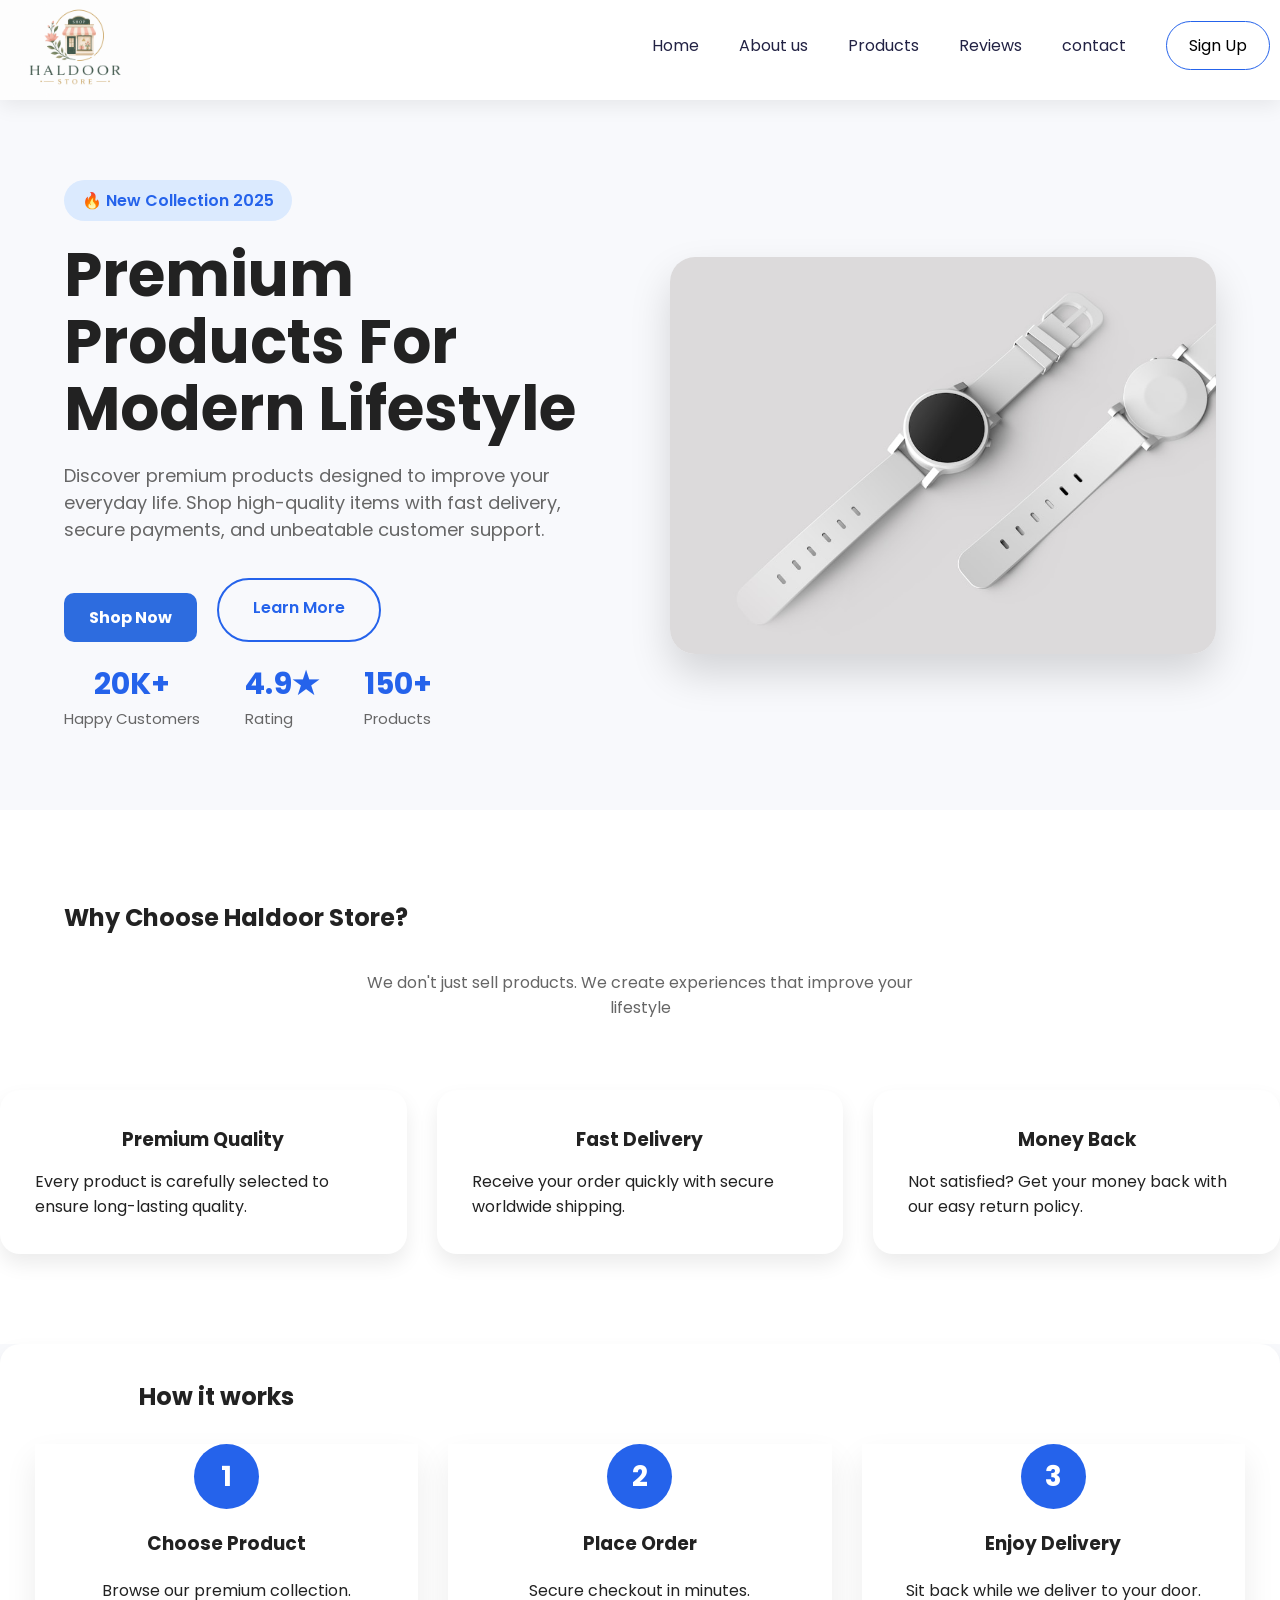
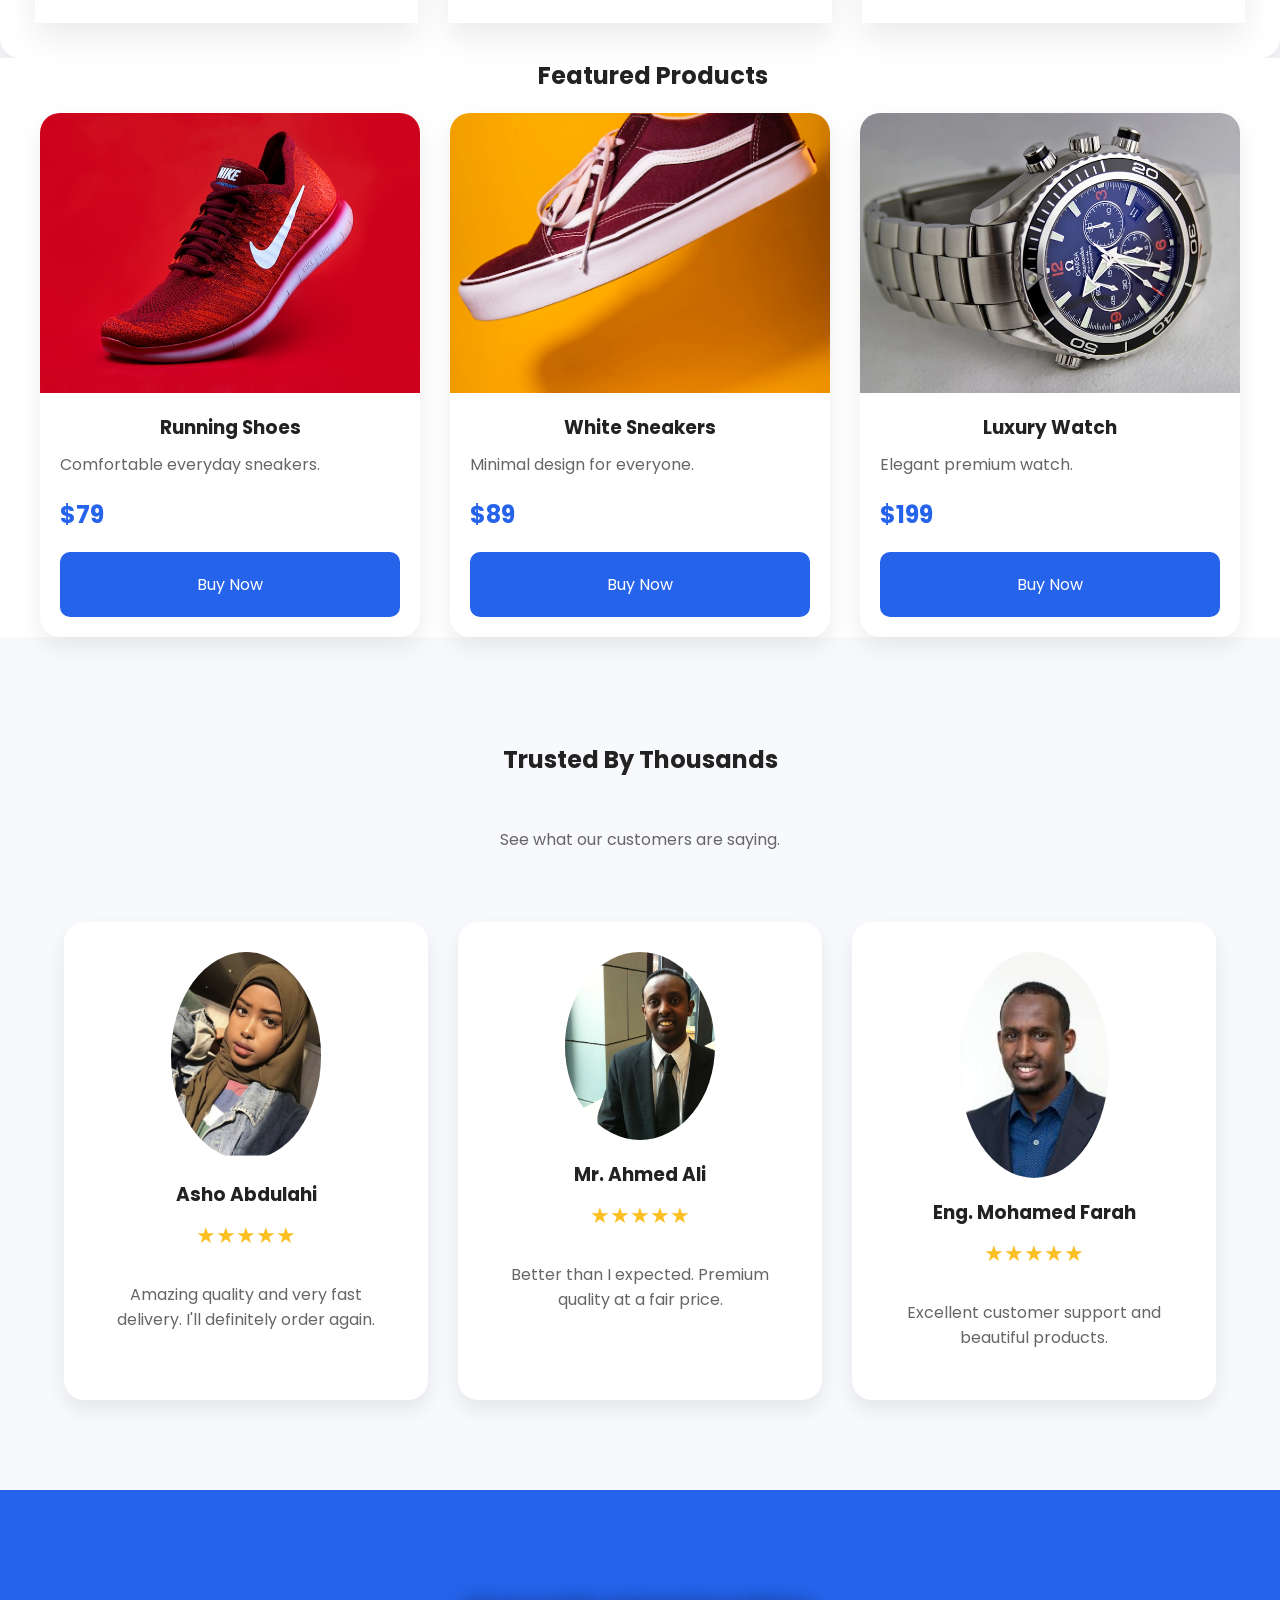
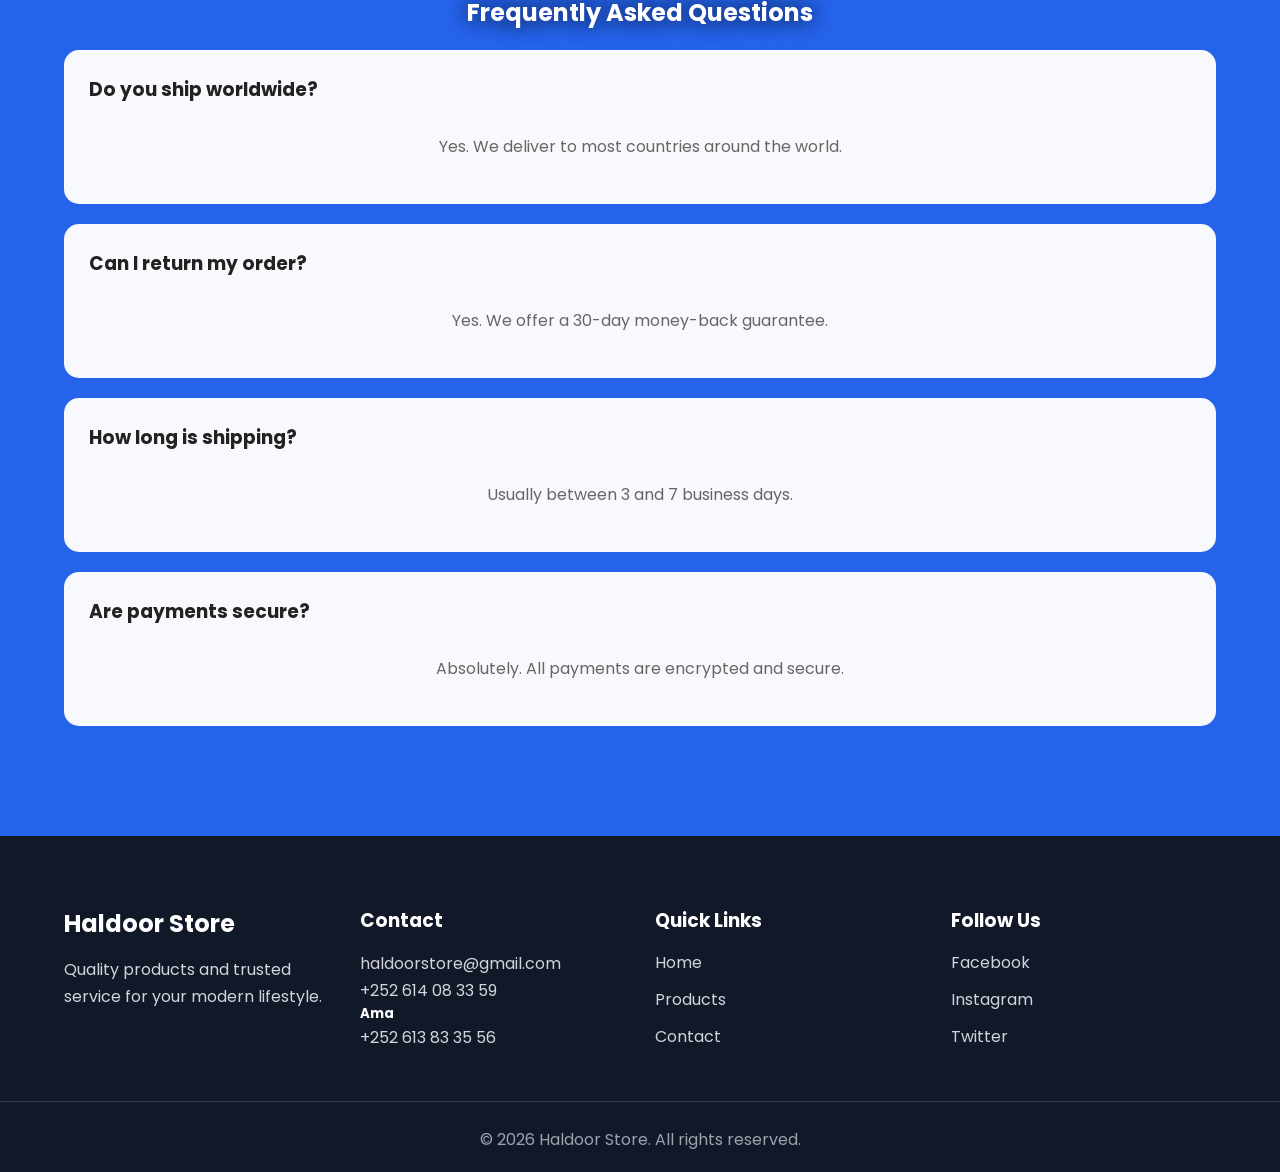
<file: index.html>
<!doctype html>
<html lang="en">

<head>
  <meta charset="UTF-8" />
  <meta name="viewport" content="width=device-width, initial-scale=1.0" />
  <title>Haldoor Store</title>
  <link rel="stylesheet" href="css/qurxin.css">
  <link rel="shortcut icon" href="images/favicon.png" type="image/x-icon">
</head>

<body>
<header>
        <nav class="navbar">
            <div class="logo">
                <img src="images/logo.png" alt="Haldoor logo" />
            </div>
            <div class="links" style="margin-bottom: 10px; margin-right: 10px;">
                <ul>
                    <li><a href="index.html">Home</a></li>

                    <li><a href="about.html">About us</a></li>


                    <li><a href="products.html">Products</a></li>

                    <li><a href="Reviews.html">Reviews</a></li>


                    <li><a href="contact.html">contact</a></li>

                    <li><a href="register.html" class="btn-nav">Sign Up</a></li>

                </ul>
            </div>
        </nav>
    </header>
  <section class="hero">
    <div class="hero-text">
      <div class="hero-tag">
        <span> 🔥 New Collection 2025 </span>
      </div>
      <h1>Premium Products For Modern Lifestyle</h1>
      <p>
        Discover premium products designed to improve your everyday life. Shop
        high-quality items with fast delivery, secure payments, and unbeatable
        customer support.
      </p>
      <div class="hero-btns">
        <a href="products.html" class="btn"> Shop Now </a>
        <a href="#" class="btn-outline"> Learn More </a>
      </div>
      <div class="stats">
        <div>
          <h3>20K+</h3>
          <p>Happy Customers</p>
        </div>
        <div>

          <h3>4.9★</h3>

          <p>Rating</p>
        </div>

        <div>
          <h3>150+</h3>

          <p>Products</p>
        </div>
      </div>
    </div>
    <div class="hero-img">
      <img src="images/watch.jpg" alt="">
    </div>


  </section>
  <section class="value">
    <div class="container">
      <h1>Why Choose Haldoor Store?</h1>
      <p class="section-text">We don't just sell products. We create experiences that improve your lifestyle</p>
    </div>
    <div class="cards">

      <div class="card">

        <h3>Premium Quality</h3>

        <p>

          Every product is carefully selected to ensure long-lasting quality.

        </p>
      </div>
      <div class="card">
        <h3>Fast Delivery</h3>
        <p>Receive your order quickly with secure worldwide shipping.</p>

      </div>
      <div class="card">

        <h3>Money Back</h3>

        <p>

          Not satisfied?
          Get your money back with our easy return policy.

        </p>

  </section>
  <!-- HOW IT WORKS -->
  <section class="steps">
    <div class="container2">
      <h2>How it works</h2>
      <div class="step-grid">

        <div class="step">

          <div class="number">
            1
          </div>

          <h3>Choose Product</h3>

          <p>

            Browse our premium collection.

          </p>

        </div>

        <div class="step">

          <div class="number">
            2
          </div>

          <h3>Place Order</h3>

          <p>

            Secure checkout in minutes.

          </p>

        </div>

        <div class="step">

          <div class="number">
            3
          </div>

          <h3>Enjoy Delivery</h3>

          <p>

            Sit back while we deliver to your door.

          </p>

        </div>

      </div>

    </div>

  </section>
  <!-- FEATURED PRODUCTS -->
  <section class="products">

    <div class="container3">

      <h2>

        Featured Products

      </h2>

      <div class="product-grid">

        <div class="product">

          <img src="images/shoes2-product.jpg">

          <h3>Running Shoes</h3>

          <p>

            Comfortable everyday sneakers.

          </p>

          <span>$79</span>

          <a href="#">
            Buy Now
          </a>

        </div>

        <div class="product">

          <img src="images/shoes1.jpg">

          <h3>White Sneakers</h3>

          <p>

            Minimal design for everyone.

          </p>

          <span>$89</span>

          <a href="#">
            Buy Now
          </a>

        </div>

        <div class="product">

          <img src="images/watchp-product.jpg">

          <h3>Luxury Watch</h3>

          <p>

            Elegant premium watch.

          </p>

          <span>$199</span>

          <a href="#">
            Buy Now
          </a>

        </div>

      </div>

    </div>

  </section>


  </section>
  <!-- TESTIMONIALS -->

  <section class="testimonials">

    <div class="container">

      <h2>Trusted By Thousands</h2>

      <p class="section-text">
        See what our customers are saying.
      </p>

      <div class="testimonial-grid">

        <div class="testimonial">

          <img src="images/customer1.jpg">

          <h3>Asho Abdulahi</h3>

          <span>★★★★★</span>

          <p>
            Amazing quality and very fast delivery.
            I'll definitely order again.
          </p>

        </div>

        <div class="testimonial">

          <img src="images/customer3.jpg">

          <h3>Mr. Ahmed Ali</h3>

          <span>★★★★★</span>

          <p>
            Better than I expected.
            Premium quality at a fair price.
          </p>

        </div>

        <div class="testimonial">

          <img src="images/customer2.jpg">

          <h3>Eng. Mohamed Farah</h3>

          <span>★★★★★</span>

          <p>
            Excellent customer support and beautiful products.
          </p>

        </div>

      </div>

    </div>


  </section>

  <!-- FAQ -->

  <section class="faq">

    <div class="container">

      <h2 style="margin-bottom: 5px;">Frequently Asked Questions</h2>

      <div class="faq-box">

        <h3>Do you ship worldwide?</h3>

        <p>
          Yes. We deliver to most countries around the world.
        </p>

      </div>

      <div class="faq-box">

        <h3>Can I return my order?</h3>

        <p>
          Yes. We offer a 30-day money-back guarantee.
        </p>

      </div>

      <div class="faq-box">

        <h3>How long is shipping?</h3>

        <p>
          Usually between 3 and 7 business days.
        </p>

      </div>

      <div class="faq-box">

        <h3>Are payments secure?</h3>

        <p>
          Absolutely. All payments are encrypted and secure.
        </p>

      </div>

    </div>

  </section>
  <!-- FOOTER -->
  <footer>
    <div class="containerf footer-grid">
      <div>
        <h2>Haldoor Store</h2>
        <p>Quality products and trusted service for your modern lifestyle.</p>
      </div>
      <div>
        <h3>Contact</h3>
        <p>haldoorstore@gmail.com</p>
        <p>+252 614 08 33 59</p>
        <h5>Ama</h5>
        <p>+252 613 83 35 56</p>
      </div>
      <div>
        <h3>Quick Links</h3>
        <a href="index.html">Home</a>
        <a href="products.html">Products</a>
        <a href="contact.html">Contact</a>
      </div>
      <div>
        <h3>Follow Us</h3>
        <a href="#">Facebook</a>
        <a href="#">Instagram</a>
        <a href="#">Twitter</a>
      </div>
    </div>
    <div class="copyright">&copy; 2026 Haldoor Store. All rights reserved.</div>
  </footer>


</body>

</html>
</file>
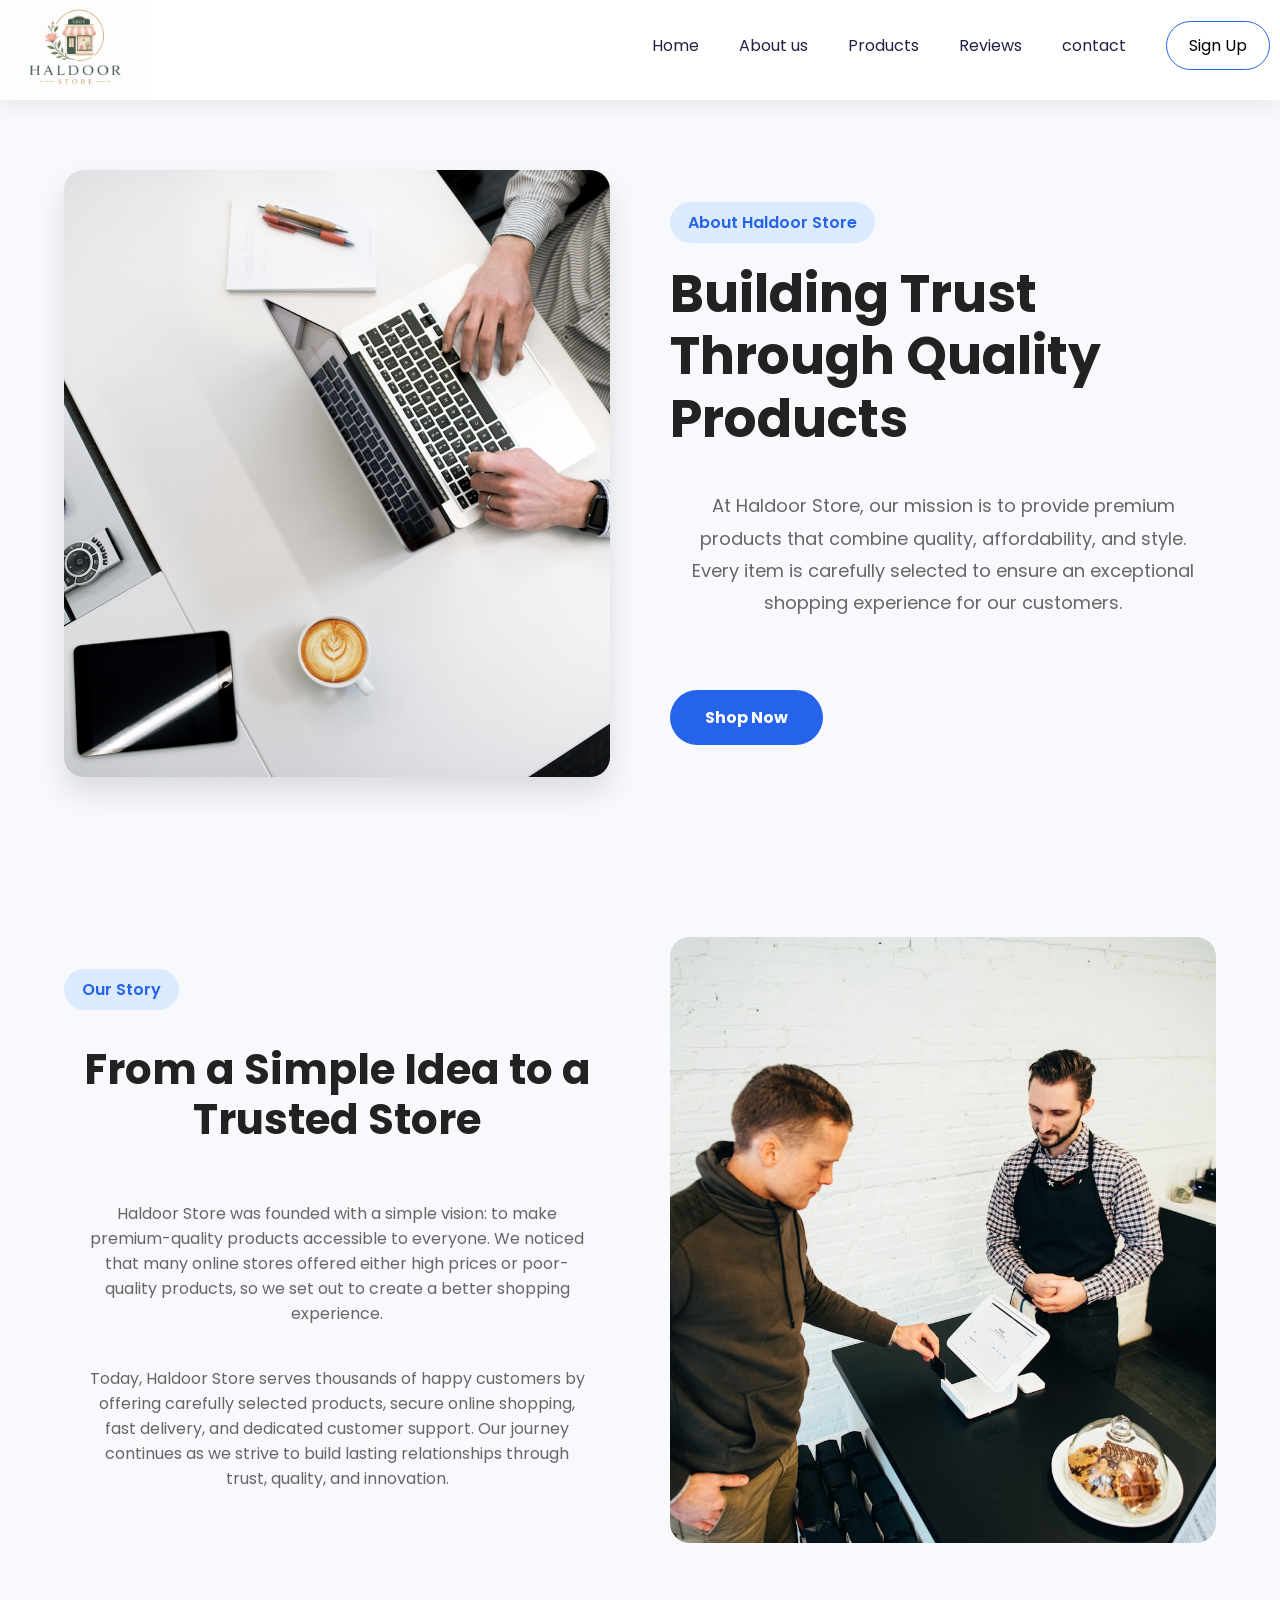
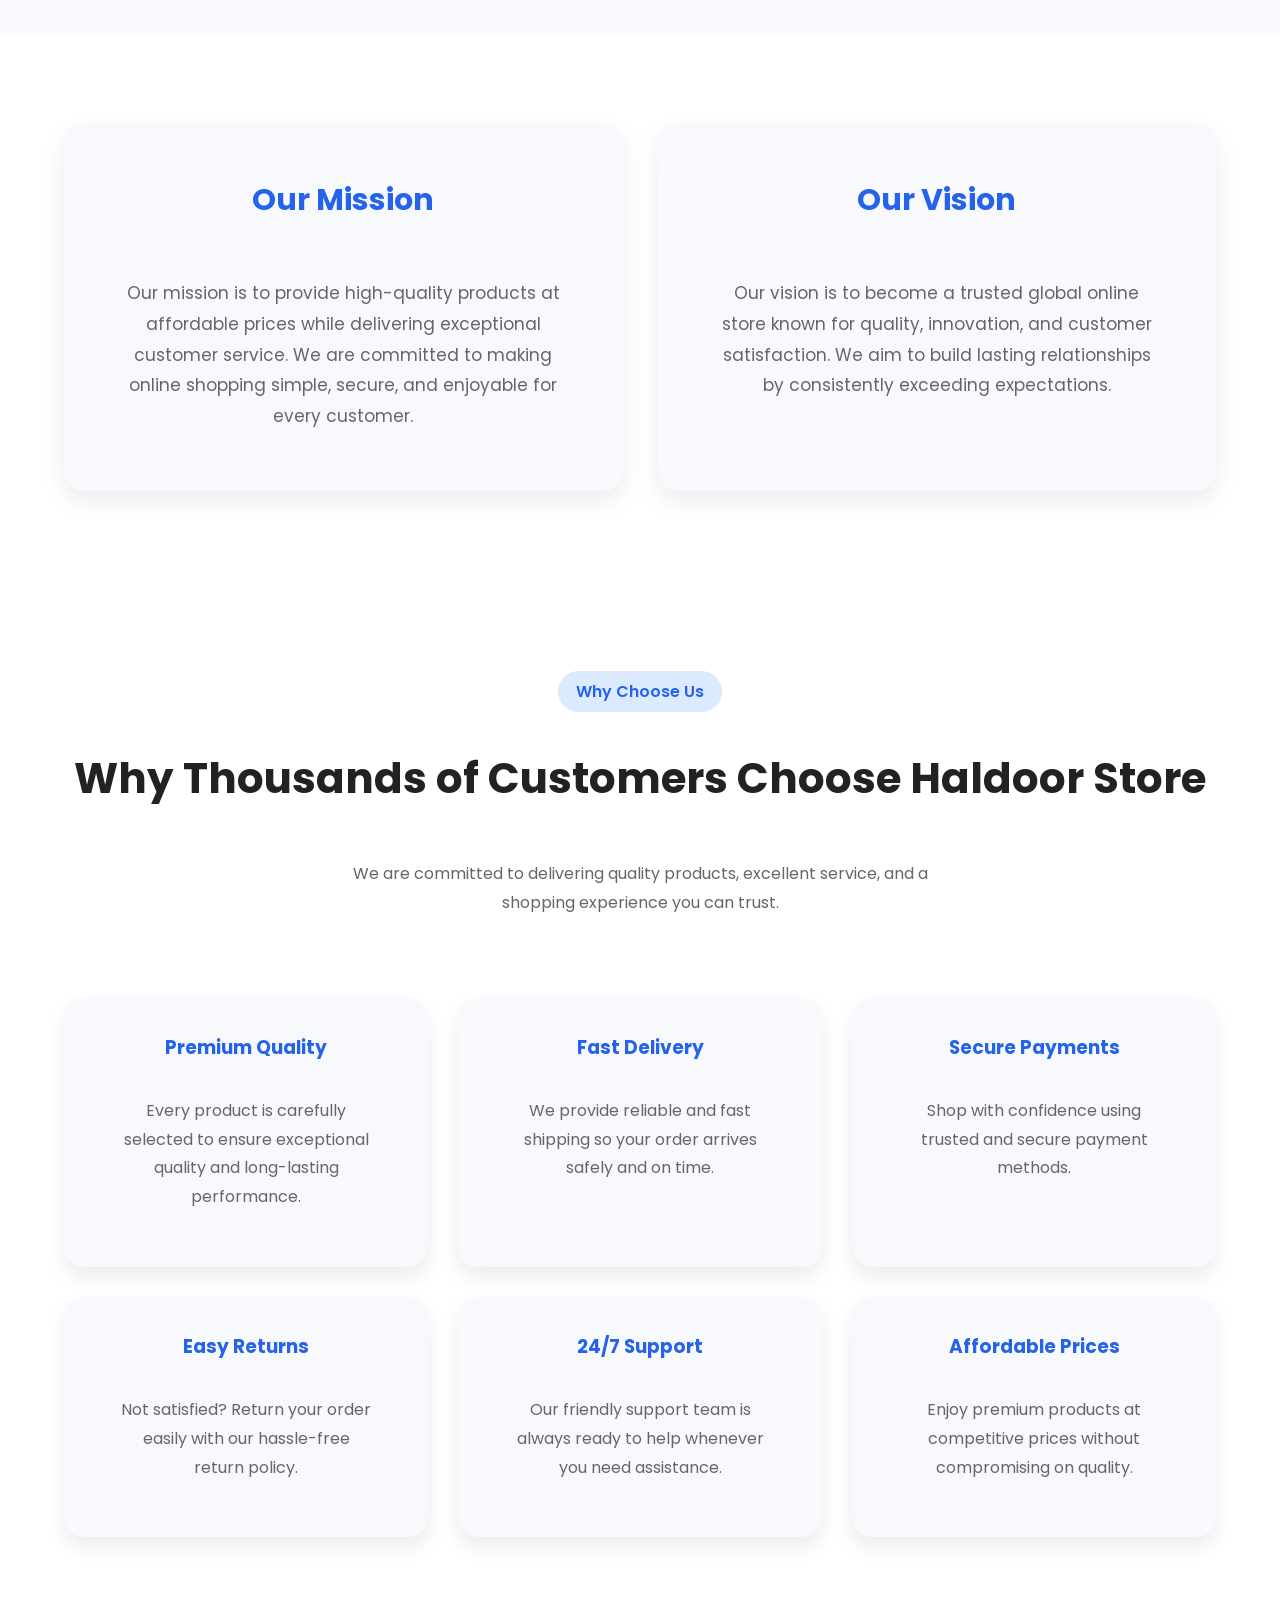
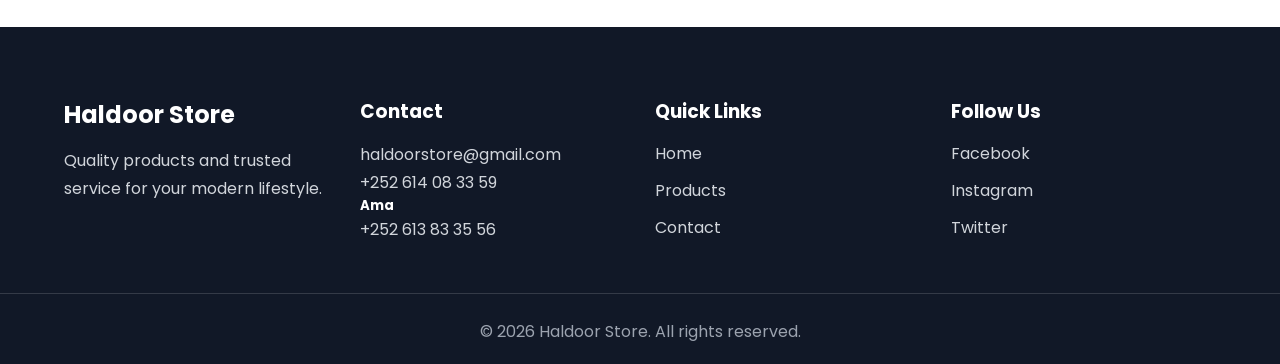
<file: about.html>
<!DOCTYPE html>
<html lang="en">

<head>
    <meta charset="UTF-8">
    <meta name="viewport" content="width=device-width, initial-scale=1.0">
    <title>Haldoor Store</title>
    <link rel="stylesheet" href="css/qurxin.css">
    <link rel="shortcut icon" href="images/favicon.png" type="image/x-icon">
</head>

<body>
   <header>
        <nav class="navbar">
            <div class="logo">
                <img src="images/logo.png" alt="Haldoor logo" />
            </div>
            <div class="links" style="margin-bottom: 10px; margin-right: 10px;">
                <ul>
                    <li><a href="index.html">Home</a></li>

                    <li><a href="about.html">About us</a></li>


                    <li><a href="products.html">Products</a></li>

                    <li><a href="Reviews.html">Reviews</a></li>


                    <li><a href="contact.html">contact</a></li>

                    <li><a href="register.html" class="btn-nav">Sign Up</a></li>

                </ul>
            </div>
        </nav>
    </header>
    <!-- About Hero -->

    <section class="about-hero">

        <div class="container">

            <div class="about-image">

                <img src="images/aboutsp1.jpg" alt="About NovaStore">

            </div>

            <div class="about-content">

                <span class="tag">About Haldoor Store</span>

                <h1>Building Trust Through Quality Products</h1>

                <p>
                    At Haldoor Store, our mission is to provide premium products that
                    combine quality, affordability, and style. Every item is
                    carefully selected to ensure an exceptional shopping experience
                    for our customers.
                </p>

                <a href="products.html" class="btn">Shop Now</a>

            </div>

        </div>

    </section>
    <!-- Our Story -->

    <section class="our-story">

        <div class="container">

            <div class="story-content">

                <span class="tag">Our Story</span>

                <h2>From a Simple Idea to a Trusted Store</h2>

                <p>
                    Haldoor Store was founded with a simple vision: to make premium-quality
                    products accessible to everyone. We noticed that many online stores
                    offered either high prices or poor-quality products, so we set out
                    to create a better shopping experience.
                </p>

                <p>
                    Today, Haldoor Store serves thousands of happy customers by offering
                    carefully selected products, secure online shopping, fast delivery,
                    and dedicated customer support. Our journey continues as we strive
                    to build lasting relationships through trust, quality, and
                    innovation.
                </p>

            </div>

            <div class="story-image">

                <img src="images/aboutp2.jpg" alt="Our Story">

            </div>

        </div>

    </section>
    <!-- Mission & Vision -->

    <section class="mission-vision">

        <div class="container">

            <div class="mission-card">

                <h2>Our Mission</h2>

                <p>
                    Our mission is to provide high-quality products at affordable
                    prices while delivering exceptional customer service. We are
                    committed to making online shopping simple, secure, and enjoyable
                    for every customer.
                </p>

            </div>

            <div class="vision-card">

                <h2>Our Vision</h2>

                <p>
                    Our vision is to become a trusted global online store known for
                    quality, innovation, and customer satisfaction. We aim to build
                    lasting relationships by consistently exceeding expectations.
                </p>

            </div>

        </div>

    </section>
    <!-- Why Choose Us -->

    <section class="why-choose">

        <div class="container">

            <div class="section-title">

                <span class="tag">Why Choose Us</span>

                <h2>Why Thousands of Customers Choose Haldoor Store</h2>

                <p>
                    We are committed to delivering quality products, excellent service,
                    and a shopping experience you can trust.
                </p>

            </div>

            <div class="choose-grid">

                <div class="choose-card">

                    <h3>Premium Quality</h3>

                    <p>
                        Every product is carefully selected to ensure exceptional
                        quality and long-lasting performance.
                    </p>

                </div>

                <div class="choose-card">

                    <h3>Fast Delivery</h3>

                    <p>
                        We provide reliable and fast shipping so your order arrives
                        safely and on time.
                    </p>

                </div>

                <div class="choose-card">

                    <h3>Secure Payments</h3>

                    <p>
                        Shop with confidence using trusted and secure payment methods.
                    </p>

                </div>

                <div class="choose-card">

                    <h3>Easy Returns</h3>

                    <p>
                        Not satisfied? Return your order easily with our hassle-free
                        return policy.
                    </p>

                </div>

                <div class="choose-card">

                    <h3>24/7 Support</h3>

                    <p>
                        Our friendly support team is always ready to help whenever
                        you need assistance.
                    </p>

                </div>

                <div class="choose-card">

                    <h3>Affordable Prices</h3>

                    <p>
                        Enjoy premium products at competitive prices without
                        compromising on quality.
                    </p>

                </div>

            </div>

        </div>

    </section>
    <!-- FOOTER -->
    <footer>
        <div class="containerf footer-grid">
            <div>
                <h2>Haldoor Store</h2>
                <p>Quality products and trusted service for your modern lifestyle.</p>
            </div>
            <div>
                <h3>Contact</h3>
                <p>haldoorstore@gmail.com</p>
                <p>+252 614 08 33 59</p>
                <h5>Ama</h5>
                <p>+252 613 83 35 56</p>
            </div>
            <div>
                <h3>Quick Links</h3>
                <a href="index.html">Home</a>
                <a href="products.html">Products</a>
                <a href="contact.html">Contact</a>
            </div>
            <div>
                <h3>Follow Us</h3>
                <a href="#">Facebook</a>
                <a href="#">Instagram</a>
                <a href="#">Twitter</a>
            </div>
        </div>
        <div class="copyright">&copy; 2026 Haldoor Store. All rights reserved.</div>
    </footer>

</body>

</html>
</file>
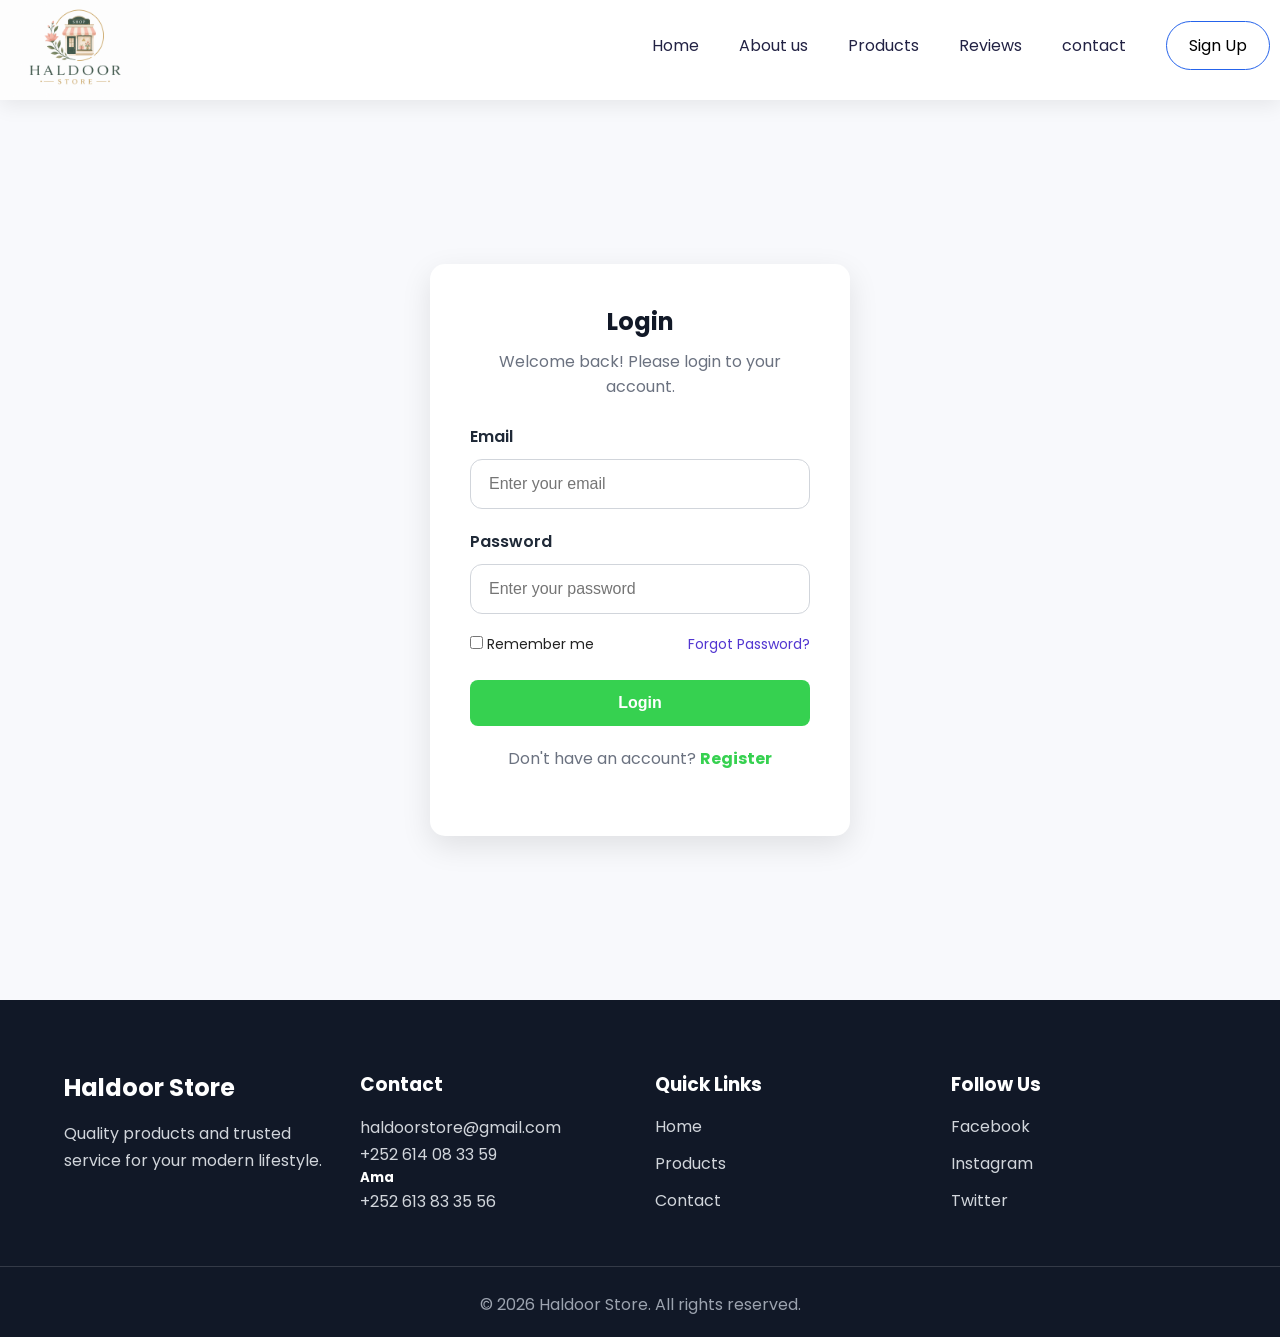
<file: login.html>
<!DOCTYPE html>
<html lang="en">

<head>
    <meta charset="UTF-8">
    <meta name="viewport" content="width=device-width, initial-scale=1.0">
    <title>Haldoor Store</title>
    <link rel="stylesheet" href="css/qurxin.css">
    <link rel="shortcut icon" href="images/favicon.png" type="image/x-icon">

</head>

<body>
   <header>
        <nav class="navbar">
            <div class="logo">
                <img src="images/logo.png" alt="Haldoor logo" />
            </div>
            <div class="links" style="margin-bottom: 10px; margin-right: 10px;">
                <ul>
                    <li><a href="index.html">Home</a></li>

                    <li><a href="about.html">About us</a></li>


                    <li><a href="products.html">Products</a></li>

                    <li><a href="Reviews.html">Reviews</a></li>


                    <li><a href="contact.html">contact</a></li>

                    <li><a href="register.html" class="btn-nav">Sign Up</a></li>

                </ul>
            </div>
        </nav>
    </header>
    <section class="login-section">

        <form class="login-form">

            <h2>Login</h2>
            <p>Welcome back! Please login to your account.</p>

            <div class="input-box">
                <label>Email</label>
                <input type="email" placeholder="Enter your email" required>
            </div>

            <div class="input-box">
                <label>Password</label>
                <input type="password" placeholder="Enter your password" required>
            </div>

            <div class="remember">
                <label>
                    <input type="checkbox">
                    Remember me
                </label>

                <a href="#">Forgot Password?</a>
            </div>

            <button type="submit">Login</button>

            <p class="register">
                Don't have an account?
                <a href="register.html">Register</a>
            </p>

        </form>

    </section>
    <!-- FOOTER -->

    <footer>
        <div class="containerf footer-grid">
            <div>
                <h2>Haldoor Store</h2>
                <p>Quality products and trusted service for your modern lifestyle.</p>
            </div>
            <div>
                <h3>Contact</h3>
                <p>haldoorstore@gmail.com</p>
                <p>+252 614 08 33 59</p>
                <h5>Ama</h5>
                <p>+252 613 83 35 56</p>
            </div>
            <div>
                <h3>Quick Links</h3>
                <a href="index.html">Home</a>
                <a href="products.html">Products</a>
                <a href="contact.html">Contact</a>
            </div>
            <div>
                <h3>Follow Us</h3>
                <a href="#">Facebook</a>
                <a href="#">Instagram</a>
                <a href="#">Twitter</a>
            </div>
        </div>
        <div class="copyright">&copy; 2026 Haldoor Store. All rights reserved.</div>
    </footer>
</body>

</html>
</file>
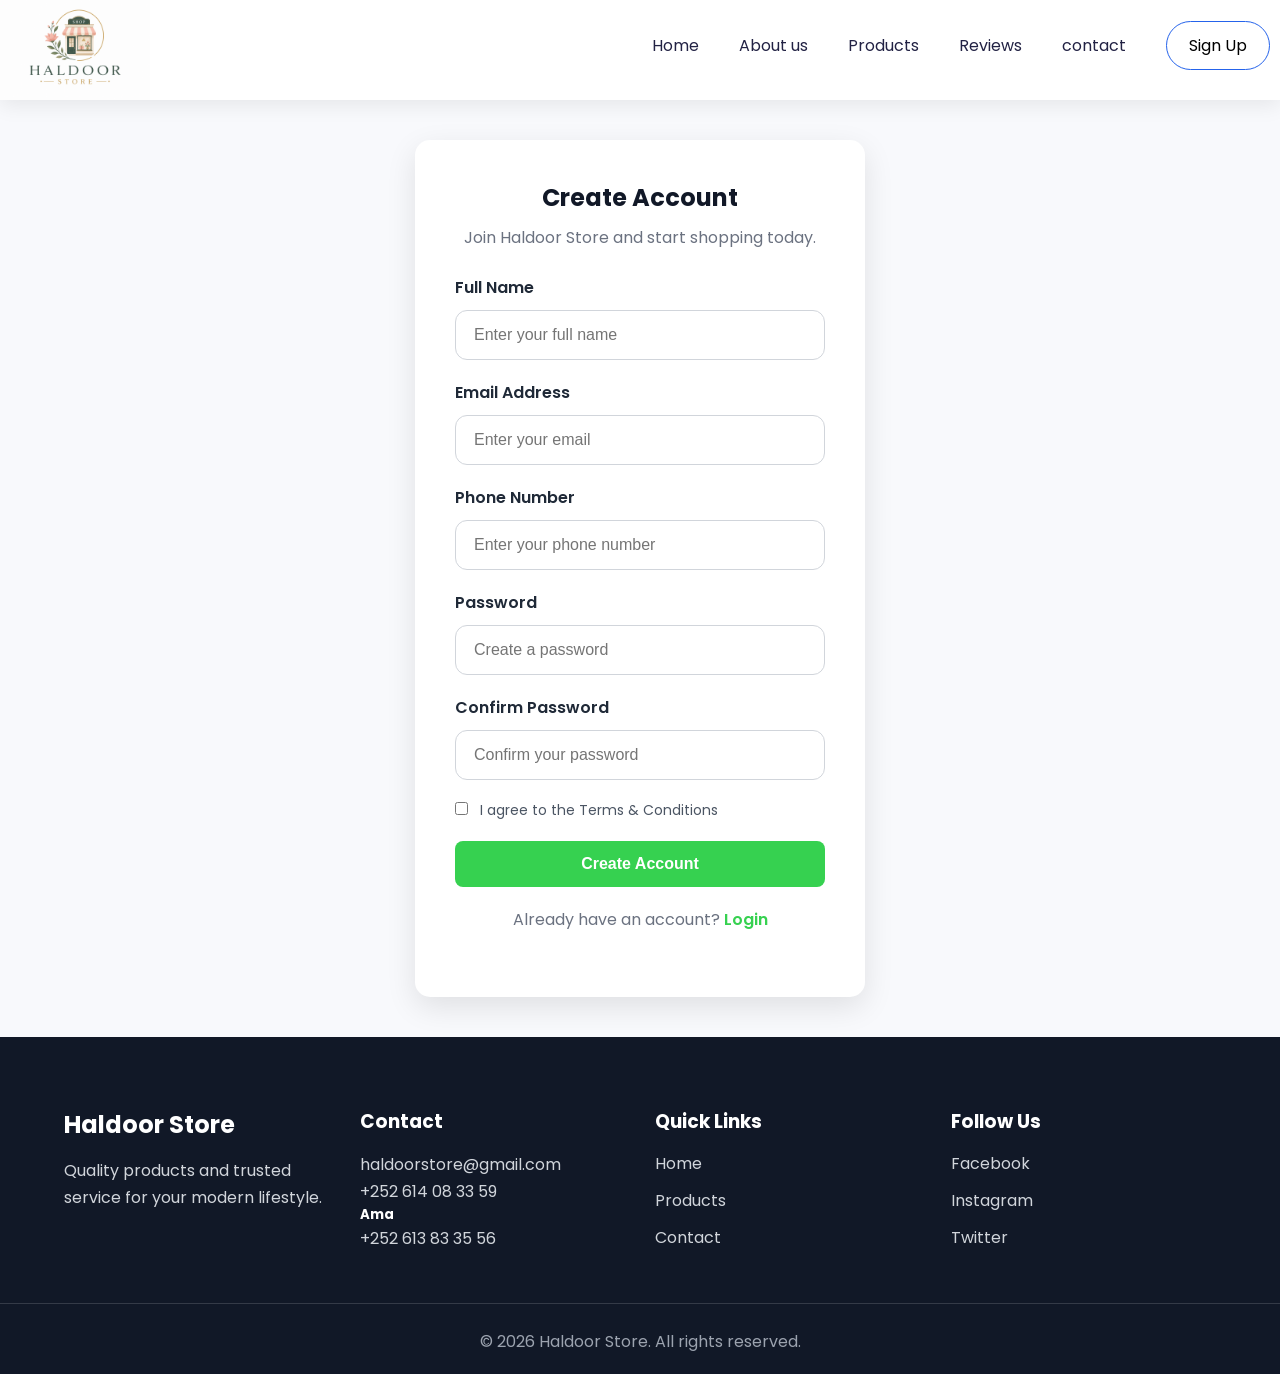
<file: register.html>
<!DOCTYPE html>
<html lang="en">

<head>
    <meta charset="UTF-8">
    <meta name="viewport" content="width=device-width, initial-scale=1.0">
    <title>Haldoor Store</title>
    <link rel="stylesheet" href="css/qurxin.css">
    <link rel="shortcut icon" href="images/favicon.png" type="image/x-icon">

</head>

<body>
  <header>
        <nav class="navbar">
            <div class="logo">
                <img src="images/logo.png" alt="Haldoor logo" />
            </div>
            <div class="links" style="margin-bottom: 10px; margin-right: 10px;">
                <ul>
                    <li><a href="index.html">Home</a></li>

                    <li><a href="about.html">About us</a></li>


                    <li><a href="products.html">Products</a></li>

                    <li><a href="Reviews.html">Reviews</a></li>


                    <li><a href="contact.html">contact</a></li>

                    <li><a href="register.html" class="btn-nav">Sign Up</a></li>

                </ul>
            </div>
        </nav>
    </header>
    <section class="register-section">

        <form class="register-form">

            <h2>Create Account</h2>
            <p>Join Haldoor Store and start shopping today.</p>

            <div class="input-box">
                <label>Full Name</label>
                <input type="text" placeholder="Enter your full name" required>
            </div>

            <div class="input-box">
                <label>Email Address</label>
                <input type="email" placeholder="Enter your email" required>
            </div>

            <div class="input-box">
                <label>Phone Number</label>
                <input type="tel" placeholder="Enter your phone number" required>
            </div>

            <div class="input-box">
                <label>Password</label>
                <input type="password" placeholder="Create a password" required>
            </div>

            <div class="input-box">
                <label>Confirm Password</label>
                <input type="password" placeholder="Confirm your password" required>
            </div>

            <div class="terms">
                <label>
                    <input type="checkbox" required>
                    I agree to the Terms & Conditions
                </label>
            </div>

            <button type="submit">Create Account</button>

            <p class="login-link">
                Already have an account?
                <a href="login.html">Login</a>
            </p>

        </form>

    </section>
    <!-- FOOTER -->

    <footer>
        <div class="containerf footer-grid">
            <div>
                <h2>Haldoor Store</h2>
                <p>Quality products and trusted service for your modern lifestyle.</p>
            </div>
            <div>
                <h3>Contact</h3>
                <p>haldoorstore@gmail.com</p>
                <p>+252 614 08 33 59</p>
                <h5>Ama</h5>
                <p>+252 613 83 35 56</p>
            </div>
            <div>
                <h3>Quick Links</h3>
                <a href="index.html">Home</a>
                <a href="products.html">Products</a>
                <a href="contact.html">Contact</a>
            </div>
            <div>
                <h3>Follow Us</h3>
                <a href="#">Facebook</a>
                <a href="#">Instagram</a>
                <a href="#">Twitter</a>
            </div>
        </div>
        <div class="copyright">&copy; 2026 Haldoor Store. All rights reserved.</div>
    </footer>
</body>

</html>
</file>
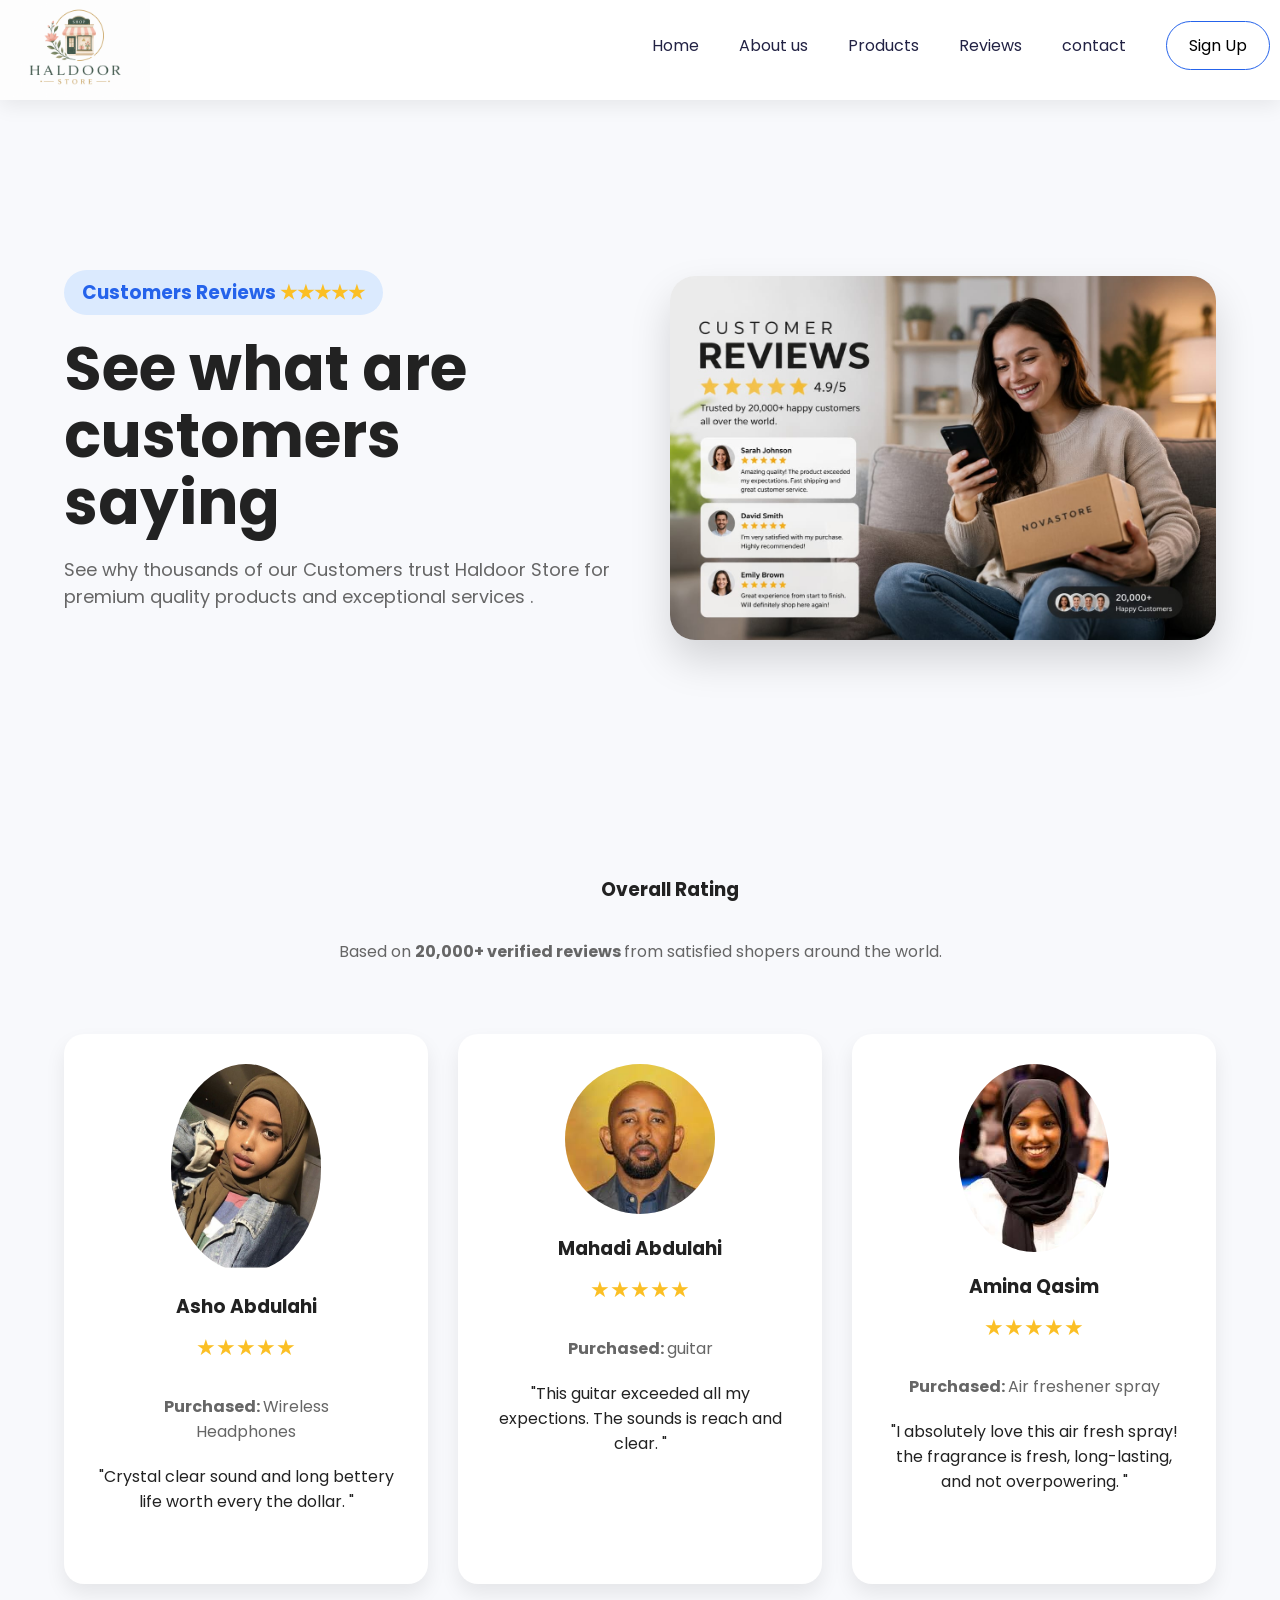
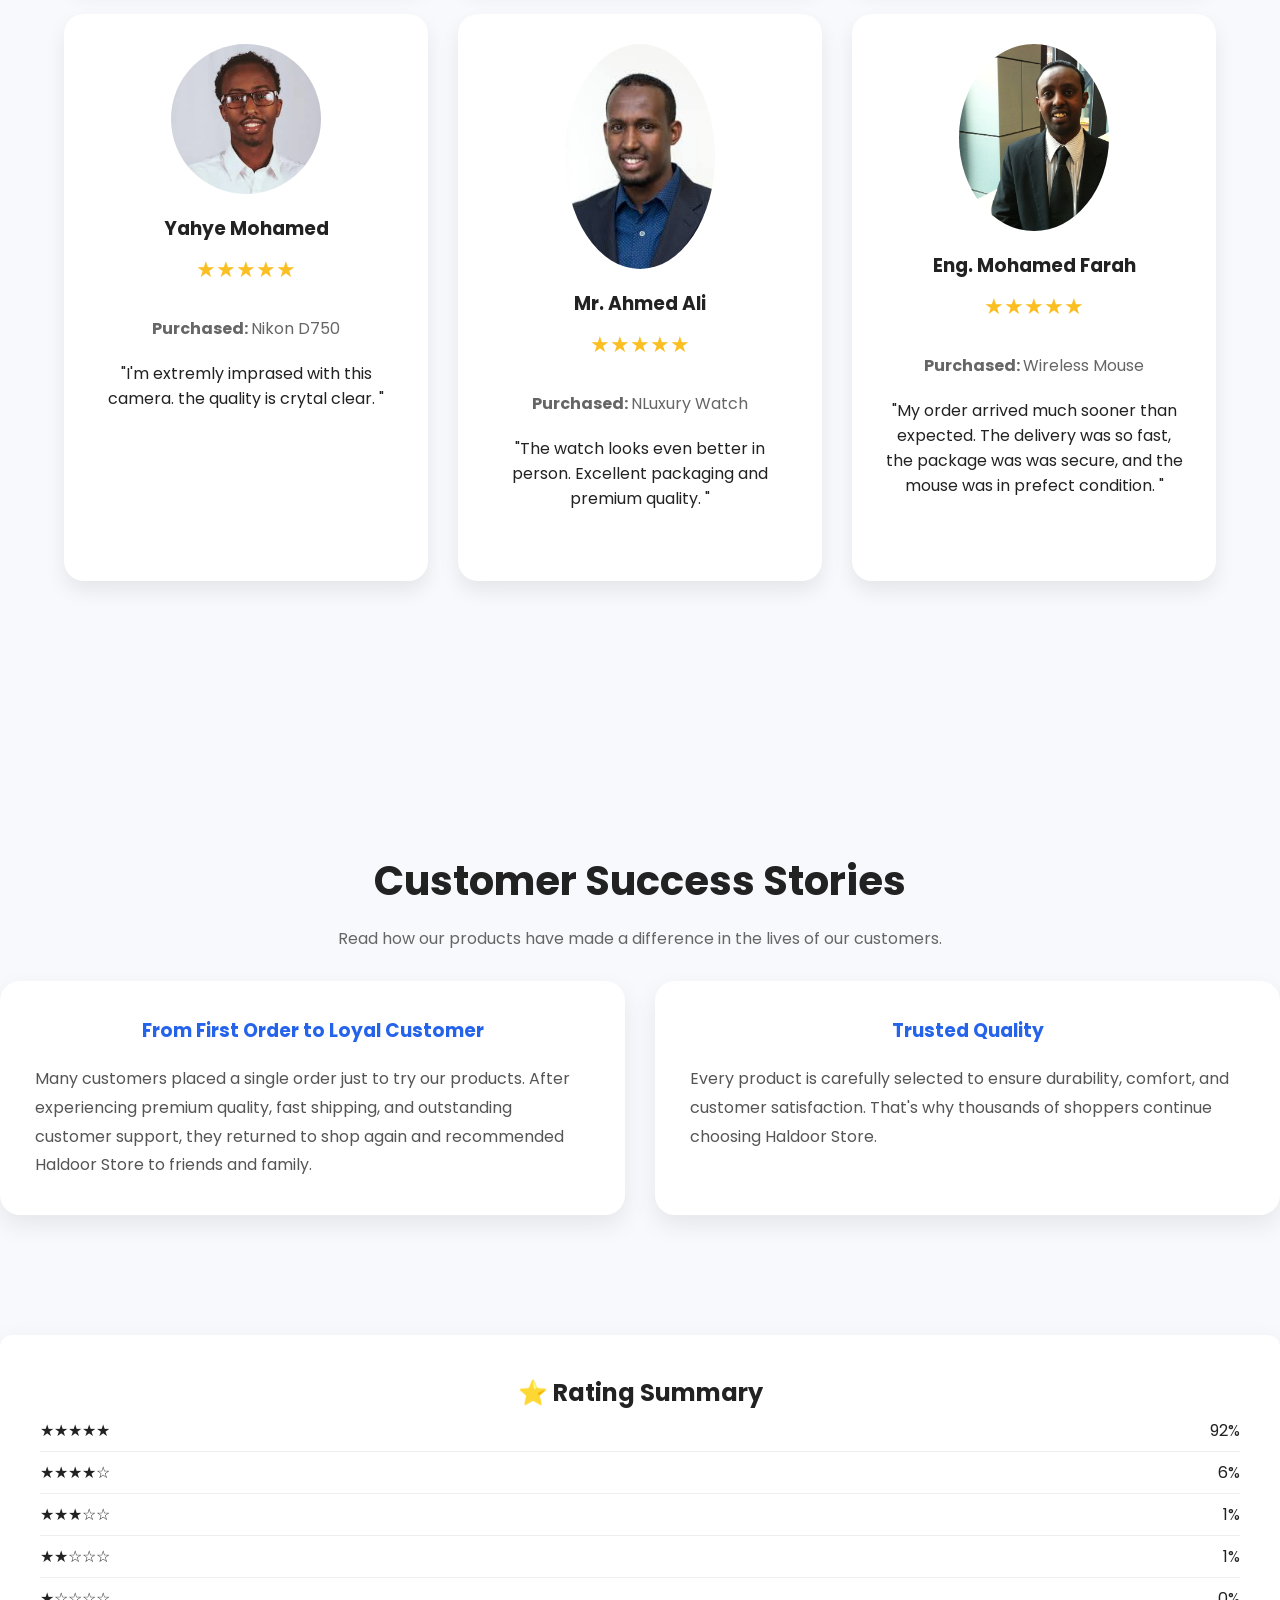
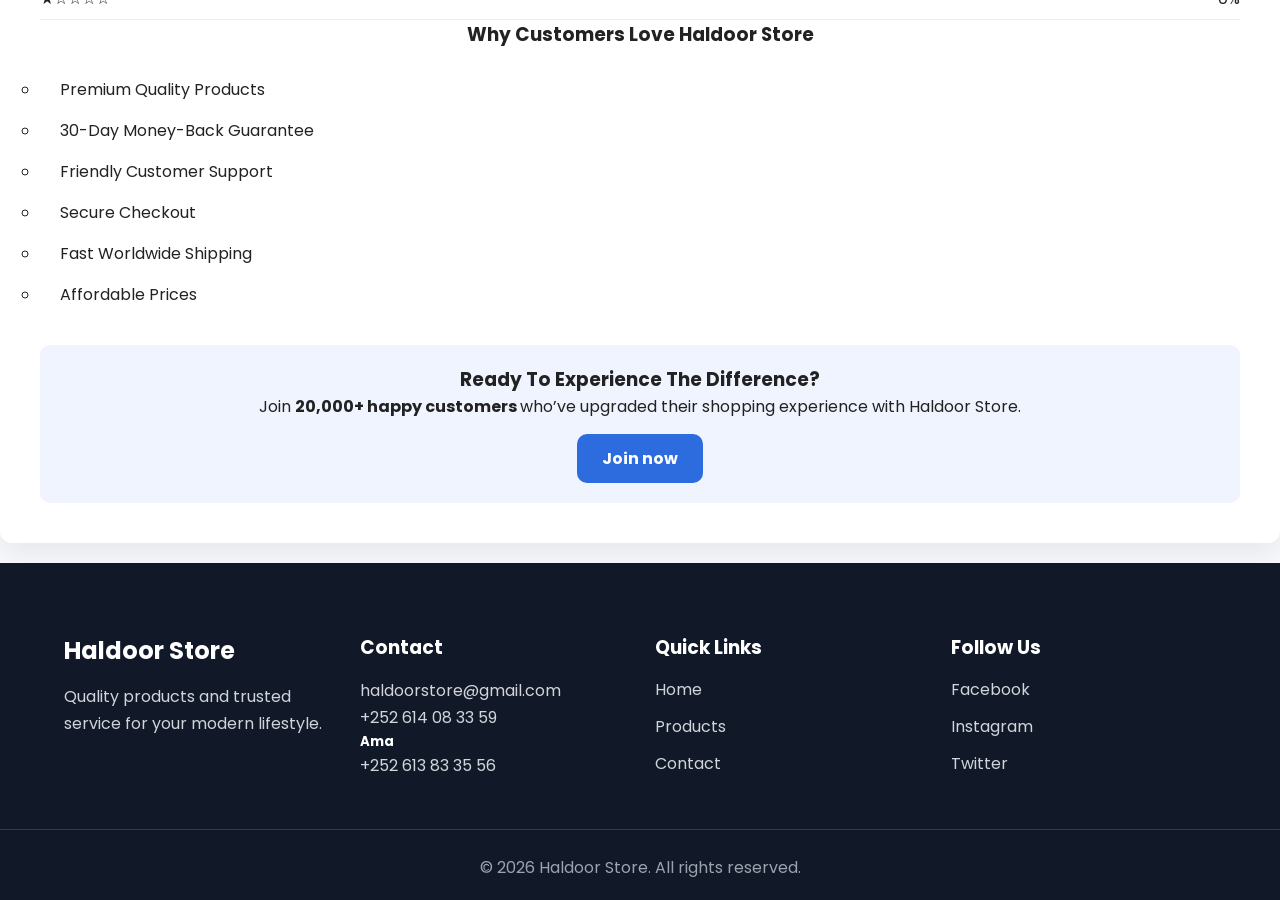
<file: Reviews.html>
<!DOCTYPE html>
<html lang="en">

<head>
    <meta charset="UTF-8">
    <meta name="viewport" content="width=device-width, initial-scale=1.0">
    <title>Haldoor Store</title>
    <link rel="stylesheet" href="css/qurxin.css">
    <link rel="shortcut icon" href="images/favicon.png" type="image/x-icon">

</head>

<body>
    <header>
        <nav class="navbar">
            <div class="logo">
                <img src="images/logo.png" alt="Haldoor logo" />
            </div>
            <div class="links" style="margin-bottom: 10px; margin-right: 10px;">
                <ul>
                    <li><a href="index.html">Home</a></li>

                    <li><a href="about.html">About us</a></li>


                    <li><a href="products.html">Products</a></li>

                    <li><a href="Reviews.html">Reviews</a></li>


                    <li><a href="contact.html">contact</a></li>

                    <li><a href="register.html" class="btn-nav">Sign Up</a></li>

                </ul>
            </div>
        </nav>
    </header>
    <section>
        <section class="hero">

            <div class="hero-text">
                <div class="hero-tag">
                    <h3>Customers Reviews <span style="color: #fbbf24;">★★★★★</span></h3>
                </div>
                <h1>See what are customers <br>saying </h1>
                <p>See why thousands of our Customers trust Haldoor Store for premium quality products and exceptional
                    services .</p>



            </div>
            <div class="hero-img">
                <img src="images/review.jpeg" alt="">
            </div>
            <div class="review">
                <div class="review-rate">



                </div>
        </section>


        <section class="testimonials">

            <div class="container">

                <h1 style="text-align: center; margin-left: 60px;">Overall Rating</h1>

                <p class="section-text">
                    Based on <strong>20,000+ verified reviews </strong>from satisfied shopers around the world. </p>

                <div class="testimonial-grid">

                    <div class="testimonial">

                        <img src="images/reviewcos11.jpg">

                        <h3>Asho Abdulahi</h3>

                        <span>★★★★★</span>

                        <p>
                            <strong>Purchased: </strong>Wireless Headphones
                        <blockquote>"Crystal clear sound and long bettery life worth every the dollar. "</blockquote>
                        </p>

                    </div>
                    <div class="testimonial">

                        <img src="images/review-customer2.jpg">

                        <h3>Mahadi Abdulahi</h3>

                        <span>★★★★★</span>

                        <p>
                            <strong>Purchased: </strong>guitar
                        <blockquote>"This guitar exceeded all my expections. The sounds is reach and clear. "
                        </blockquote>
                        </p>

                    </div>
                    <div class="testimonial">

                        <img src="images/review-customer4jpg.jpg">

                        <h3>Amina Qasim</h3>

                        <span>★★★★★</span>

                        <p>
                            <strong>Purchased: </strong>Air freshener spray
                        <blockquote>"I absolutely love this air fresh spray! the fragrance is fresh, long-lasting, and
                            not overpowering. "</blockquote>
                        </p>

                    </div>
                    <div class="testimonial">

                        <img src="images/review-customer1.jpg">

                        <h3>Yahye Mohamed </h3>

                        <span>★★★★★</span>

                        <p>
                            <strong>Purchased: </strong>Nikon D750
                        <blockquote>"I'm extremly imprased with this camera. the quality is crytal clear. "</blockquote>
                        </p>

                    </div>

                    <div class="testimonial">

                        <img src="images/reviewcos33.jpg">

                        <h3>Mr. Ahmed Ali</h3>

                        <span>★★★★★</span>

                        <p>
                            <strong>Purchased: </strong>NLuxury Watch

                        <blockquote>"The watch looks even better in person. Excellent packaging and premium quality. "
                        </blockquote>
                        </p>

                    </div>

                    <div class="testimonial">

                        <img src="images/riviewco22.jpg">

                        <h3>Eng. Mohamed Farah</h3>

                        <span>★★★★★</span>

                        <p>
                            <strong>Purchased: </strong>Wireless Mouse
                        <blockquote>"My order arrived much sooner than expected. The delivery was so fast, the package
                            was was secure, and the mouse was in prefect condition. "</blockquote>
                        </p>

                    </div>

                </div>

            </div>

        </section>


    </section>
    <section class="success">

        <div class="container-stry">

            <div class="title">
                <h2>Customer Success Stories</h2>
                <p>
                    Read how our products have made a difference in the lives of our customers.
                </p>
            </div>

            <div class="success-container">

                <div class="story-card">

                    <h3>From First Order to Loyal Customer</h3>

                    <p>
                        Many customers placed a single order just to try our products.
                        After experiencing premium quality, fast shipping, and outstanding customer support,
                        they returned to shop again and recommended Haldoor Store to friends and family.
                    </p>

                </div>

                <div class="story-card">

                    <h3>Trusted Quality</h3>

                    <p>
                        Every product is carefully selected to ensure durability,
                        comfort, and customer satisfaction.
                        That's why thousands of shoppers continue choosing Haldoor Store.
                    </p>

                </div>

            </div>

        </div>

    </section>
    <section class="rating-section">
        <div class="container-rt">

            <h2>⭐ Rating Summary</h2>

            <div class="ratings">
                <p>★★★★★ <span>92%</span></p>
                <p>★★★★☆ <span>6%</span></p>
                <p>★★★☆☆ <span>1%</span></p>
                <p>★★☆☆☆ <span>1%</span></p>
                <p>★☆☆☆☆ <span>0%</span></p>
            </div>

            <h3>Why Customers Love Haldoor Store</h3>

            <ul class="features">
                <li>Premium Quality Products</li>
                <li>30-Day Money-Back Guarantee</li>
                <li>Friendly Customer Support</li>
                <li>Secure Checkout</li>
                <li>Fast Worldwide Shipping</li>
                <li>Affordable Prices</li>
            </ul>

            <div class="cta">
                <h3>Ready To Experience The Difference?</h3>
                <p>Join <strong> 20,000+ happy customers </strong>who’ve upgraded their shopping experience with
                    Haldoor Store.</p>
                <a href="register.html" class="btn">Join now</a>
            </div>

        </div>
    </section>
    <!-- FOOTER -->

    <footer>
        <div class="containerf footer-grid">
            <div>
                <h2>Haldoor Store</h2>
                <p>Quality products and trusted service for your modern lifestyle.</p>
            </div>
            <div>
                <h3>Contact</h3>
                <p>haldoorstore@gmail.com</p>
                <p>+252 614 08 33 59</p>
                <h5>Ama</h5>
                <p>+252 613 83 35 56</p>
            </div>
            <div>
                <h3>Quick Links</h3>
                <a href="index.html">Home</a>
                <a href="products.html">Products</a>
                <a href="contact.html">Contact</a>
            </div>
            <div>
                <h3>Follow Us</h3>
                <a href="#">Facebook</a>
                <a href="#">Instagram</a>
                <a href="#">Twitter</a>
            </div>
        </div>
        <div class="copyright">&copy; 2026 Haldoor Store. All rights reserved.</div>
    </footer>
</body>

</html>
</file>
<file: css/qurxin.css>
@import url("https://fonts.googleapis.com/css2?family=Poppins:wght@100;200;300;400;500;600;700;800;900&display=swap");

* {
  margin: 0;
  padding: 0;
  box-sizing: border-box;
}
body {
  font-family: "Poppins", sans-serif;
  background: #f8f9fc;
  color: #222;
}
header {
  background: #fff;
  position: sticky;
  top: 0;
  box-shadow: 0 5px 20px rgba(0, 0, 0, 0.08);
  z-index: 999;
}
.navbar {
  display: flex;
  justify-content: space-between;
  align-items: center;
}
.links ul {
  display: flex;
  list-style: none;
  align-items: center;
  gap: 40px;
  justify-content: space-between;
}
.links ul li a {
  text-decoration: none;
  color: #224;
}
.links a:hover {
  color: #719367;
}
.btn-nav {
  padding: 12px 22px;
  border-radius: 50px;
  border: 1px solid #2563eb;
  margin-bottom: 17px;
}
.navbar .btn-nav {
  text-decoration: none;
  color: #000;
}
.navbar .btn-nav:hover {
  background: #2563eb;
  color: white;
}
.btn-outline a{
    text-decoration: none;
}
.btn-outline a:hover{
    text-decoration: underline;
}

.logo img {
  width: 150px;
}
img {
  max-width: 100%;
  display: block;
}
/*hero*/
.hero {
  display: grid;
  grid-template-columns: repeat(2, 1fr);
  align-items: center;
  gap: 60px;
  width: 90%;
  max-width: 1200px;
  margin: auto;
  padding: 80px 0;
}
.hero-tag {
  display: inline-block;
  background: #dbeafe;
  color: #2563eb;
  padding: 8px 18px;
  border-radius: 30px;
  margin-bottom: 20px;
  font-weight: 600;
}
.hero h1 {
  font-size: 61px;
  line-height: 1.1;
  margin-bottom: 20px;
}
.hero p {
  font-size: 18px;
  color: #666;
  margin-bottom: 35px;
}
.hero-btns {
  display: flex;
  gap: 20px;
  border-radius: 40px;
  font-weight: 600;
}
.btn {
  background: #2563eb;
  color: white;
  border-radius: 40px;
  font-weight: 600;
  padding: 16px 34px;
  text-decoration: none;
}
.btn:hover {
  background: #1747b8;
}
.btn-outline {
  border: 2px solid #2563eb;
  padding: 15px 34px;
  border-radius: 40px;
  color: #2563eb;
  font-weight: 600;
  text-decoration: none;
}
.btn-outline:hover{
    text-decoration:underline;

}
.btn-outline:active {
  background: #224;
}
.btn-outline:hover {
  background: rgb(189, 189, 203);
}
.stats {
  display: flex;
  gap: 45px;
  flex-wrap: wrap;
}
.stats p {
  margin: 0;
  font-size: 15px;
}
.stats h3 {
  font-size: 30px;
  margin-top: 20px;
  color: #2563eb;
}
.hero-img img {
  border-radius: 25px;
  box-shadow: 0 20px 40px rgba(0, 0, 0, 0.15);
}
/* value */

.value {
  background: white;
}
.cards {
  display: grid;
  grid-template-columns: repeat(3, 1fr);
  gap: 30px;
}
.card {
  background: #fff;
  padding: 35px;
  border-radius: 20px;
  box-shadow: 0 10px 20px rgba(0, 0, 0, 0.08);
}
.card:hover {
  transform: translateY(-10px);
}
.card h3 {
  margin-bottom: 15px;
}
.container {
  width: 90%;
  max-width: 1200px;
  margin: auto;
}

section {
  padding: 90px 0;
}
h1,
h2,
h3 {
  font-weight: 700;
}
.section-text {
  text-align: center;
  max-width: 650px;
  margin: 15px auto 50px;
  color: #666;
}
.container h1 {
  font-weight: 700;
}

/* steps  */

.steps {
  background: white;
}
.step-grid {
  display: grid;
  grid-template-columns: repeat(3, 1fr);
  gap: 30px;
}
.steps {
  background: white;
  padding: 35px;
  text-align: center;
  border-radius: 20px;
  box-shadow: 0 10px 20px rgba(0, 0, 0, 0.08);
}
.number {
  background: #2563eb;
  border-radius: 50%;
  width: 65px;
  height: 65px;
  margin: auto;
  color: white;
  display: flex;
  justify-content: center;
  align-items: center;
  font-size: 28px;
  font-weight: bold;
  margin-bottom: 20px;
}
.step p {
  margin-bottom: 20px;
}
.container2 h2 {
  margin-right: 70%;
  margin-bottom: 30px;
  font-weight: 700;
}
.step {
  box-shadow: 0 15px 30px rgba(0, 0, 0, 0.08);
}
.step h3 {
  margin: 20px 0;
}
/* features products  */
.products {
  background: #fff;
  padding: 0 40px;
}
.product-grid {
  display: grid;
  grid-template-columns: repeat(3, 1fr);
  gap: 30px;
}
.product {
  background: #fff;
  border-radius: 20px;
  overflow: hidden;
  box-shadow: 0 10px 25px rgba(0, 0, 0, 0.08);
}
.product img {
  width: 100%;
  height: 280px;
  object-fit: cover;
}
.product:hover {
  transform: translateY(-10px);
}
.product h3 {
  padding: 20px 20px 10px;
}
.product p {
  padding: 0 20px;
  color: #666;
}
.product span {
  display: block;
  padding: 20px;
  font-size: 24px;
  font-weight: 700;
  color: #2563eb;
}
.product a {
  display: block;
  margin: 0 20px 20px;
  text-align: center;
  background: #2563eb;
  color: white;
  border-radius: 10px;
  text-decoration: none;
  padding: 20px;
}
.products h2 {
  margin-bottom: 20px;
  margin-left: 25px;
}
/* testimonials */
.testimonials {
  background: #f8f9fc;
}
.testimonial-grid {
  display: grid;
  grid-template-columns: repeat(3, 1fr);
  gap: 30px;
}
.testimonial {
  background: #fff;
  padding: 30px;
  border-radius: 20px;
  text-align: center;
  box-shadow: 0 10px 20px rgba(0, 0, 0, 0.08);
}
.testimonial img {
  width: 150px;
  height: auto;
  object-fit: cover;
  border-radius: 50%;
  margin: auto;
  margin-bottom: 20px;
}

.testimonial span {
  color: #fbbf24;
  font-size: 22px;
  display: block;
  margin: 10px 0;
}
/* frequantly asked quastions */
.faq {
  background: #2563eb;
}
.faq-box {
  background-color: #f8f9fc;
  padding: 25px;
  border-radius: 15px;
  margin-bottom: 20px;
}
.faq-box h3 {
  margin-bottom: 10px;
  text-align: left;
}
.faq .container h2 {
  color: white;
  text-shadow: 0 0 20px #080809;
}
/* footer */
footer {
  background: #111827;
  color: #fff;
  padding: 70px 0 20px;
}

.containerf {
  width: 90%;
  max-width: 1200px;
  margin: auto;
}

.footer-grid {
  display: grid;
  grid-template-columns: repeat(4, 1fr);
  gap: 30px;
}

.footer-grid h2,
.footer-grid h3 {
  margin-bottom: 15px;
  text-align: left;
}

.footer-grid p {
  color: #d1d5db;
  line-height: 1.7;
}

.footer-grid a {
  display: block;
  text-decoration: none;
  color: #d1d5db;
  margin-top: 12px;
  transition: 0.3s;
}

.footer-grid a:hover {
  color: #36d150;
}

.copyright {
  text-align: center;
  margin-top: 50px;
  padding-top: 25px;
  border-top: 1px solid rgba(255, 255, 255, 0.15);
  color: #9ca3af;
}
/* search product */
.search-box {
  position: relative;
  width: 157px;
  margin: 0 70px;
}
.search-box input {
  width: 100%;
  padding: 14px 50px 14px 18px;
  border: 2px solid #ddd;
  outline: none;
  font-size: 16px;
  background: #fff;
  box-shadow: 0 5px 15px rgba(0, 0, 0, 0.08);
  border-radius: 50px;
}

.search-box input:hover {
  width: 230px;
}

.search-box input::placeholder {
  color: #999;
}
/* review saction */
.review {
  width: 90%;
}
.review-rate p {
  text-align: center;
}
/* Customer Success Stories */

.success {
  background: #f8f9fc;
  padding-bottom: 30px;
  margin-bottom: 70px;
}

.success .title {
  text-align: center;
}

.success .title h2 {
  font-size: 40px;
  margin-bottom: 15px;
}

.success .title p {
  color: #666;
  max-width: 650px;
  margin: auto;
  margin-bottom: 30px;
}

.success-container {
  display: grid;
  grid-template-columns: repeat(2, 1fr);
  gap: 30px;
}

.story-card {
  background: #fff;
  padding: 35px;
  border-radius: 20px;
  box-shadow: 0 10px 25px rgba(0, 0, 0, 0.08);
  transition: 0.3s;
}

.story-card:hover {
  transform: translateY(-8px);
}

.story-card h3 {
  margin-bottom: 20px;
  color: #2563eb;
}

.story-card p {
  color: #555;
  line-height: 1.8;
}
/* rating review */
.rating-section {
  padding: 20px 0;
}

.container-rt {
  margin: auto;
  width: 100%;
  background: #fff;
  padding: 40px;
  border-radius: 12px;
  box-shadow: 0 10px 30px rgba(0, 0, 0, 0.08);
}

h2,
h3 {
  text-align: center;
}

.ratings p {
  display: flex;
  justify-content: space-between;
  padding: 8px 0;
  border-bottom: 1px solid #eee;
  font-size: 16px;
}

.features {
  list-style: none;
  padding: 0;
  margin-top: 20px;
}

.features li {
  padding: 8px 0;
  position: relative;
  padding-left: 20px;
  list-style-type: circle;
}
/* call to action */

.cta {
  text-align: center;
  margin-top: 30px;
  padding: 20px;
  background: #f0f4ff;
  border-radius: 10px;
}

.btn {
  display: inline-block;
  margin-top: 15px;
  padding: 12px 25px;
  background: #2d6cdf;
  color: white;
  text-decoration: none;
  border-radius: 10px;
  font-weight: bold;
}

.btn:hover {
  background: #1b4fb8;
}
/* login form */
.login-section {
  min-height: 100vh;
  display: flex;
  justify-content: center;
  align-items: center;
  background: #f8f9fc;
  padding: 40px 20px;
}

.login-form {
  width: 100%;
  max-width: 420px;
  background: #fff;
  padding: 40px;
  border-radius: 15px;
  box-shadow: 0 10px 30px rgba(0, 0, 0, 0.1);
}

.login-form h2 {
  text-align: center;
  color: #111827;
  margin-bottom: 10px;
}

.login-form p {
  text-align: center;
  color: #6b7280;
  margin-bottom: 25px;
}

.input-box {
  margin-bottom: 20px;
}

.input-box label {
  display: block;
  margin-bottom: 8px;
  font-weight: 600;
  color: #374151;
}

.input-box input {
  width: 100%;
  padding: 14px;
  border: 1px solid #d1d5db;
  border-radius: 8px;
  outline: none;
  font-size: 16px;
}

.input-box input:focus {
  border-color: #2563eb;
}

.remember {
  display: flex;
  justify-content: space-between;
  align-items: center;
  margin-bottom: 25px;
  font-size: 14px;
}

.remember a {
  text-decoration: none;
  color: #5236d1;
}

button {
  width: 100%;
  padding: 14px;
  background: #36d150;
  color: #fff;
  border: none;
  border-radius: 8px;
  font-size: 16px;
  cursor: pointer;
  transition: 0.3s;
}

button:hover {
  background: #2bb143;
}

.register {
  margin-top: 20px;
  text-align: center;
}

.register a {
  text-decoration: none;
  color: #36d150;
  font-weight: bold;
}
/* regoster */
.register-section {
  min-height: 100vh;
  display: flex;
  justify-content: center;
  align-items: center;
  background: #f8f9fc;
  padding: 40px 20px;
}

.register-form {
  width: 100%;
  max-width: 450px;
  background: #fff;
  padding: 40px;
  border-radius: 15px;
  box-shadow: 0 10px 30px rgba(0, 0, 0, 0.1);
}

.register-form h2 {
  text-align: center;
  color: #111827;
  margin-bottom: 10px;
}

.register-form p {
  text-align: center;
  color: #6b7280;
  margin-bottom: 25px;
}

.input-box {
  margin-bottom: 18px;
}

.input-box label {
  display: block;
  margin-bottom: 8px;
  font-weight: 600;
  color: #374151;
}

.input-box input {
  width: 100%;
  padding: 14px;
  border: 1px solid #d1d5db;
  border-radius: 8px;
  outline: none;
  font-size: 16px;
  transition: 0.3s;
}

.input-box input:focus {
  border-color: #36d150;
}

.terms {
  margin: 20px 0;
  font-size: 14px;
  color: #4b5563;
}

.terms input {
  margin-right: 8px;
}

button {
  width: 100%;
  padding: 14px;
  background: #36d150;
  color: #fff;
  border: none;
  border-radius: 8px;
  font-size: 16px;
  font-weight: 600;
  cursor: pointer;
  transition: 0.3s;
}

button:hover {
  background: #2bb143;
}

.login-link {
  margin-top: 20px;
  text-align: center;
}

.login-link a {
  color: #36d150;
  text-decoration: none;
  font-weight: 600;
}

.login-link a:hover {
  text-decoration: underline;
}
/* about */

.about-hero {
  padding: 70px 0;
  background: #f8f9fc;
}

.about-hero .container {
  width: 90%;
  max-width: 1200px;
  margin: auto;
  display: grid;
  grid-template-columns: repeat(2, 1fr);
  align-items: center;
  gap: 60px;
}

.about-image img {
  width: 100%;
  border-radius: 20px;
  box-shadow: 0 15px 30px rgba(0, 0, 0, 0.12);
}

.about-content .tag {
  display: inline-block;
  background: #dbeafe;
  color: #2563eb;
  padding: 8px 18px;
  border-radius: 30px;
  font-weight: 600;
  margin-bottom: 20px;
}

.about-content h1 {
  font-size: 52px;
  margin-bottom: 20px;
  line-height: 1.2;
}

.about-content p {
  color: #666;
  font-size: 18px;
  line-height: 1.8;
  margin-bottom: 35px;
}

.about-content .btn {
  display: inline-block;
  background: #2563eb;
  color: #fff;
  padding: 15px 35px;
  border-radius: 50px;
  text-decoration: none;
  transition: 0.3s;
}

.about-content .btn:hover {
  background: #1d4ed8;
}
/* Our Story */

.our-story {
  padding: 90px 0;
  background: #f8f9fc;
}

.our-story .container {
  width: 90%;
  max-width: 1200px;
  margin: auto;
  display: grid;
  grid-template-columns: repeat(2, 1fr);
  gap: 60px;
  align-items: center;
}
.story-image img {
  border-radius: 20px;
}

.story-content .tag {
  display: inline-block;
  background: #dbeafe;
  color: #2563eb;
  padding: 8px 18px;
  border-radius: 30px;
  font-weight: 600;
  margin-bottom: 20px;
}

.story-content h2 {
  font-size: 42px;
  margin-bottom: 20px;
  line-height: 1.2;
}

.story-content p {
  color: #666;
  font: size 18px;
}

/* Mission & Vision */

.mission-vision {
  padding: 90px 0;
  background: #fff;
}

.mission-vision .container {
  width: 90%;
  max-width: 1200px;
  margin: auto;
  display: grid;
  grid-template-columns: repeat(2, 1fr);
  gap: 35px;
}

.mission-card,
.vision-card {
  background: #f8f9fc;
  padding: 40px;
  border-radius: 20px;
  box-shadow: 0 10px 25px rgba(0, 0, 0, 0.08);
  transition: 0.3s;
}

.mission-card:hover,
.vision-card:hover {
  transform: translateY(-8px);
}

.mission-card h2,
.vision-card h2 {
  color: #2563eb;
  margin-bottom: 20px;
  font-size: 30px;
}

.mission-card p,
.vision-card p {
  color: #555;
  line-height: 1.8;
  font-size: 17px;
}
/* Why Choose Us */

.why-choose {
  padding: 90px 0;
  background: #fff;
}

.why-choose .container {
  width: 90%;
  max-width: 1200px;
  margin: auto;
}

.section-title {
  text-align: center;
  margin-bottom: 60px;
}

.section-title .tag {
  display: inline-block;
  background: #dbeafe;
  color: #2563eb;
  padding: 8px 18px;
  border-radius: 30px;
  font-weight: 600;
  margin-bottom: 20px;
}

.section-title h2 {
  font-size: 42px;
  margin-bottom: 15px;
}

.section-title p {
  color: #666;
  max-width: 650px;
  margin: auto;
  line-height: 1.8;
}

.choose-grid {
  display: grid;
  grid-template-columns: repeat(3, 1fr);
  gap: 30px;
}

.choose-card {
  background: #f8f9fc;
  padding: 35px;
  border-radius: 20px;
  text-align: center;
  box-shadow: 0 10px 20px rgba(0, 0, 0, 0.08);
  transition: 0.3s;
}

.choose-card:hover {
  transform: translateY(-8px);
}

.choose-card h3 {
  color: #2563eb;
  margin-bottom: 15px;
}

.choose-card p {
  color: #555;
  line-height: 1.8;
}
/* contact */
.contact-text .tag {
  display: inline-block;
  background: #dbeafe;
  color: #2563eb;
  padding: 8px 18px;
  border-radius: 30px;
  font-weight: 600;
  margin-bottom: 20px;
}

.contact-hero {
  background: #f8f9fc;
  padding: 70px;
}
.contact-hero .container {
  width: 90%;
  display: grid;
  grid-template-columns: repeat(2, 1fr);
  align-items: center;
  gap: 60px;
}
.contact-content .tag {
  display: inline-block;
  background: #b4cdee;
  color: #2563eb;
  padding: 8px 18px;
  border-radius: 30px;
  font-weight: 600;
  margin-bottom: 25px;
}
.contact-content h1 {
  margin-top: 20px;
  font-size: 52px;
  line-height: 1.2;
}
.contact-content p {
  margin-top: 20px;
  line-height: 1.8;
  color: #666;
}
.contact-image video {
  width: 100%;
  box-shadow: 0 4px 30px rgba(0, 0, 0, 0.08);
  border-radius: 20px;
}

/* contact information */
.contact-info {
  background: #f8f9fc;
  padding: 70px 0;
}
.container p {
  text-align: center;
  padding: 20px;
  color: #666;
}
.container h2 {
  text-align: center;
  padding: 15px 0;
}
.information {
  display: block;
  align-items: center;
  margin: auto;
}
.addres-info {
  display: inline-block;
}
.info-box {
  display: flex;
  align-items: flex-start;
  gap: 20px;
  margin-bottom: 30px;
  margin-top: 30px;
  padding: 30px 0;
}
.text {
  margin-top: 20px;
}
.text p {
  margin-bottom: 30px;
}

.info-conatain {
  background: #111827;
}

.icon {
  width: 55px;
  height: 55px;
  background: #fff;
  border-radius: 50%;
  display: flex;
  justify-content: center;
  align-items: center;
  flex-shrink: 0;
}

.icon img {
  width: 22px;
  height: 22px;
  object-fit: contain;
}

.text h3 {
  color: #00a8e8;
  margin-bottom: 6px;
  font-size: 22px;
}

.text p {
  color: #666;
  margin-top: 20px;
  line-height: 1.7;
}
/* contact form */

.contact-form-section {
  padding: 70px 0;
  background: #fff;
}

.contact-form-section .container {
  width: 90%;
  max-width: 1200px;
  margin: auto;
}

.contact-form-section h2 {
  font-size: 36px;
  margin-bottom: 15px;
}

.contact-form-section p {
  color: #666;
  max-width: 700px;
  margin-bottom: 35px;
  text-align: center;
}
.contact-grid {
  display: grid;
  grid-template-columns: 1.5fr 1fr;
  gap: 40px;
  align-items: start;
}
.contact-form {
  background: #f8f9fc;
  padding: 30px;
  border-radius: 20px;
  box-shadow: 0 10px 30px rgba(0, 0, 0, 0.05);
}
.input-box {
  margin-bottom: 20px;
}
.input-box label {
  display: block;
  margin-bottom: 10px;
  color: #1f2937;
  font-weight: 600;
}
.input-box input,
.input-box textarea {
  width: 100%;
  padding: 15px 18px;
  border: 1px solid #d1d5db;
  border-radius: 12px;
  outline: none;
  font-size: 16px;
  background: #fff;
}
.input-box textarea {
  min-height: 170px;
}
.contact-form .btn {
  background: #2563eb;
  color: #fff;
  border: none;
  padding: 16px 35px;
  border-radius: 50px;
  font-size: 16px;
  cursor: pointer;
}

.contact-form .btn:hover {
  background: #1747b8;
}
/* table supportes */

.contact-details {
  display: flex;
  flex-direction: column;
  gap: 20px;
}

.contact-details caption {
  color: #111827;
  margin-bottom: 10px;
}
.contact-details table {
  width: 100%;
  border-collapse: collapse;
}
.contact-details table td {
  text-align: center;
  padding: 10px 0;
  font-size: 18px;
  font-weight: 400;
}
table tr th{
    font-weight: bold;
}
tr:first-of-type {
  background: lightblue;
  color: rgb(63, 62, 62);
}
table .close {
  color: red;
}
table .close:hover{
    background: red;
    color: white;
}
.contact-details a {
  color: #4b5563;
  line-height: 1.8;
  text-decoration: none;
}

.contact-details a:hover {
  color: #2563eb;
}

/* responsf */
/* ===========================
   Responsive Design
=========================== */
/* ==========================
   Tablet (992px iyo ka yar)
========================== */
@media (max-width: 992px) {

  .contact-hero {
    padding: 60px 30px;
  }

  .contact-hero .container {
    grid-template-columns: 1fr;
    gap: 40px;
    text-align: center;
  }

  .contact-content h1 {
    font-size: 40px;
  }

  .contact-grid {
    grid-template-columns: 1fr;
    gap: 30px;
  }

  .info-box {
    gap: 15px;
  }

  .text h3 {
    font-size: 20px;
  }

}


/* ==========================
   Mobile (768px iyo ka yar)
========================== */
@media (max-width: 768px) {

  .contact-hero {
    padding: 50px 20px;
  }

  .contact-hero .container {
    width: 100%;
    grid-template-columns: 1fr;
    text-align: center;
    gap: 30px;
  }

  .contact-content h1 {
    font-size: 34px;
  }

  .contact-content p {
    font-size: 16px;
  }

  .contact-image video {
    border-radius: 15px;
  }

  .contact-info {
    padding: 50px 20px;
  }

  .information {
    width: 100%;
  }

  .info-box {
    flex-direction: column;
    align-items: center;
    text-align: center;
    padding: 20px 0;
  }

  .icon {
    width: 50px;
    height: 50px;
  }

  .text {
    margin-top: 10px;
  }

  .text h3 {
    font-size: 20px;
  }

  .contact-form-section {
    padding: 50px 20px;
  }

  .contact-form-section .container {
    width: 100%;
  }

  .contact-form-section h2 {
    font-size: 30px;
  }

  .contact-grid {
    grid-template-columns: 1fr;
    gap: 30px;
  }

  .contact-form {
    padding: 20px;
  }

  .contact-form .btn {
    width: 100%;
  }

  .contact-details table td,
  .contact-details table th {
    font-size: 15px;
    padding: 10px;
  }

}


/* ==========================
   Small Mobile (480px iyo ka yar)
========================== */
@media (max-width: 480px) {

  .contact-content h1 {
    font-size: 28px;
    line-height: 1.3;
  }

  .contact-content p {
    font-size: 15px;
  }

  .contact-content .tag,
  .contact-text .tag {
    font-size: 13px;
    padding: 6px 14px;
  }

  .contact-form {
    padding: 18px;
  }

  .input-box input,
  .input-box textarea {
    padding: 13px;
    font-size: 15px;
  }

  .contact-form .btn {
    padding: 14px;
    font-size: 15px;
  }

  .icon {
    width: 45px;
    height: 45px;
  }

  .icon img {
    width: 20px;
    height: 20px;
  }

  .text h3 {
    font-size: 18px;
  }

  .text p {
    font-size: 14px;
  }

  .contact-details {
    overflow-x: auto;
  }

  .contact-details table {
    min-width: 450px;
  }

}
@media (max-width: 992px) {
  header {
    height: auto;
    padding: 15px 0;
  }

  .navbar {
    flex-direction: column;
    gap: 20px;
    padding: 15px;
  }

  .links ul {
    flex-wrap: wrap;
    justify-content: center;
    gap: 20px;
  }

  .search-box {
    width: 100%;
    max-width: 300px;
    margin: 10px auto;
  }

  .search-box input:hover {
    width: 100%;
  }

  .hero,
  .cards,
  .step-grid,
  .product-grid,
  .testimonial-grid,
  .footer-grid,
  .success-container {
    grid-template-columns: 1fr;
  }

  .hero {
    text-align: center;
    gap: 40px;
  }

  .hero-btns {
    justify-content: center;
    flex-wrap: wrap;
  }

  .stats {
    justify-content: center;
    gap: 30px;
  }

  .hero h1 {
    font-size: 42px;
  }

  .hero p {
    font-size: 17px;
  }

  .container,
  .container2,
  .container3,
  .container-rt {
    width: 95%;
    margin: auto;
  }

  .products {
    padding: 20px;
  }

  .container2 h2 {
    margin-right: 0;
    text-align: center;
  }

  section {
    padding: 60px 20px;
  }

  .review {
    width: 100%;
  }
}
/* ==========================
   Tablet (992px iyo ka yar)
========================== */
@media (max-width: 992px) {

  .about-hero .container,
  .our-story .container,
  .mission-vision .container {
    grid-template-columns: 1fr;
    gap: 40px;
    text-align: center;
  }

  .about-content h1 {
    font-size: 42px;
  }

  .story-content h2,
  .section-title h2 {
    font-size: 36px;
  }

  .choose-grid {
    grid-template-columns: repeat(2, 1fr);
  }

}


/* ==========================
   Mobile (768px iyo ka yar)
========================== */
@media (max-width: 768px) {

  .about-hero,
  .our-story,
  .mission-vision,
  .why-choose {
    padding: 60px 20px;
  }

  .about-hero .container,
  .our-story .container,
  .mission-vision .container {
    width: 100%;
    grid-template-columns: 1fr;
    gap: 30px;
    text-align: center;
  }

  .about-content h1 {
    font-size: 34px;
  }

  .story-content h2,
  .section-title h2 {
    font-size: 30px;
  }

  .about-content p,
  .story-content p,
  .section-title p,
  .mission-card p,
  .vision-card p,
  .choose-card p {
    font-size: 16px;
  }

  .about-content .btn {
    padding: 14px 30px;
  }

  .mission-card,
  .vision-card {
    padding: 30px;
  }

  .choose-grid {
    grid-template-columns: 1fr;
    gap: 25px;
  }

  .choose-card {
    padding: 30px;
  }

  .section-title {
    margin-bottom: 40px;
  }

}


/* ==========================
   Small Mobile (480px iyo ka yar)
========================== */
@media (max-width: 480px) {

  .about-content h1 {
    font-size: 28px;
    line-height: 1.3;
  }

  .story-content h2,
  .section-title h2,
  .mission-card h2,
  .vision-card h2 {
    font-size: 24px;
  }

  .about-content p,
  .story-content p,
  .section-title p,
  .mission-card p,
  .vision-card p,
  .choose-card p {
    font-size: 15px;
    line-height: 1.7;
  }

  .about-content .tag,
  .story-content .tag,
  .section-title .tag {
    font-size: 13px;
    padding: 6px 14px;
  }

  .mission-card,
  .vision-card,
  .choose-card {
    padding: 20px;
  }

  .choose-card h3 {
    font-size: 20px;
  }

  .about-content .btn {
    width: 100%;
    text-align: center;
    padding: 14px;
  }

}
/* ===========================
   Mobile
=========================== */

@media (max-width: 600px) {
  .logo img {
    width: 120px;
  }

  .hero {
    padding: 40px 0;
  }

  .hero h1 {
    font-size: 32px;
    line-height: 1.2;
  }

  .hero p {
    font-size: 16px;
  }

  .hero-btns {
    flex-direction: column;
    align-items: center;
    width: 100%;
  }

  .btn,
  .btn-outline {
    width: 100%;
    max-width: 280px;
    text-align: center;
  }

  .stats {
    flex-direction: column;
    gap: 20px;
    align-items: center;
  }

  .product img {
    height: 220px;
  }

  .product h3,
  .product p,
  .product span {
    text-align: center;
  }

  .testimonial {
    padding: 20px;
  }

  .testimonial img {
    width: 110px;
  }

  .story-card {
    padding: 20px;
  }

  .container-rt {
    padding: 20px;
  }

  .cta {
    padding: 20px 15px;
  }

  .footer-grid {
    text-align: center;
  }

  .copyright {
    font-size: 14px;
  }
}
</file>
